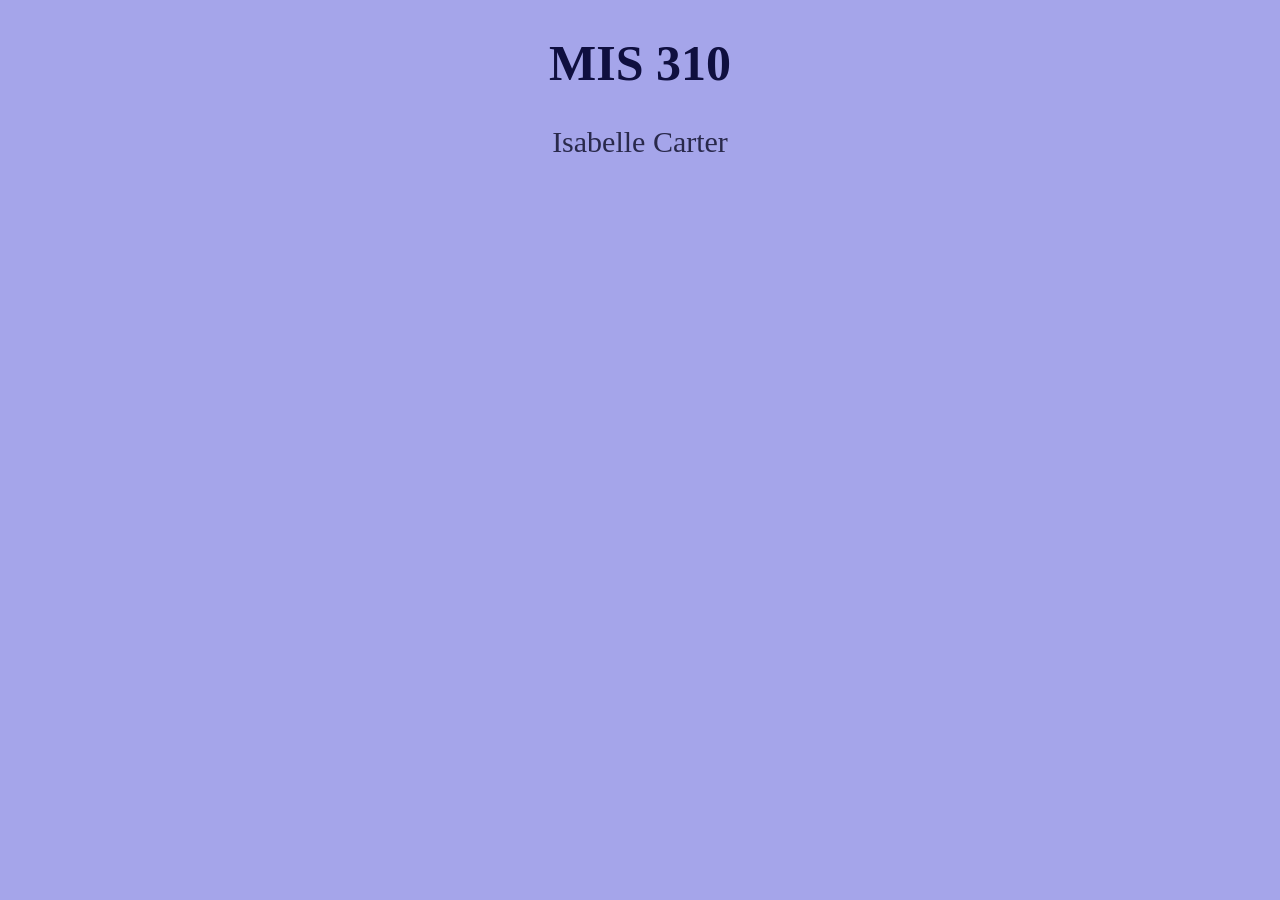
<file: Index.html>
<!DOCTYPE html>
<html lang="en">
    <head>
        <title>MIS 310</title>
            <style>
                body {
                    background-color: rgb(165, 165, 234);
                }
                h1 {
                    color: rgb(15, 15, 63);    
                    text-align: center;
                    font-size: 50px;
                    font-weight: bold;
                }
                p {
                    color: rgb(41, 41, 75);
                    text-align: center;
                    font-size: 30px;
                }
            </style>
    </head>
    <body>
        <h1>MIS 310</h1>
        <p>Isabelle Carter</p>
    </body>
</html>
</file>
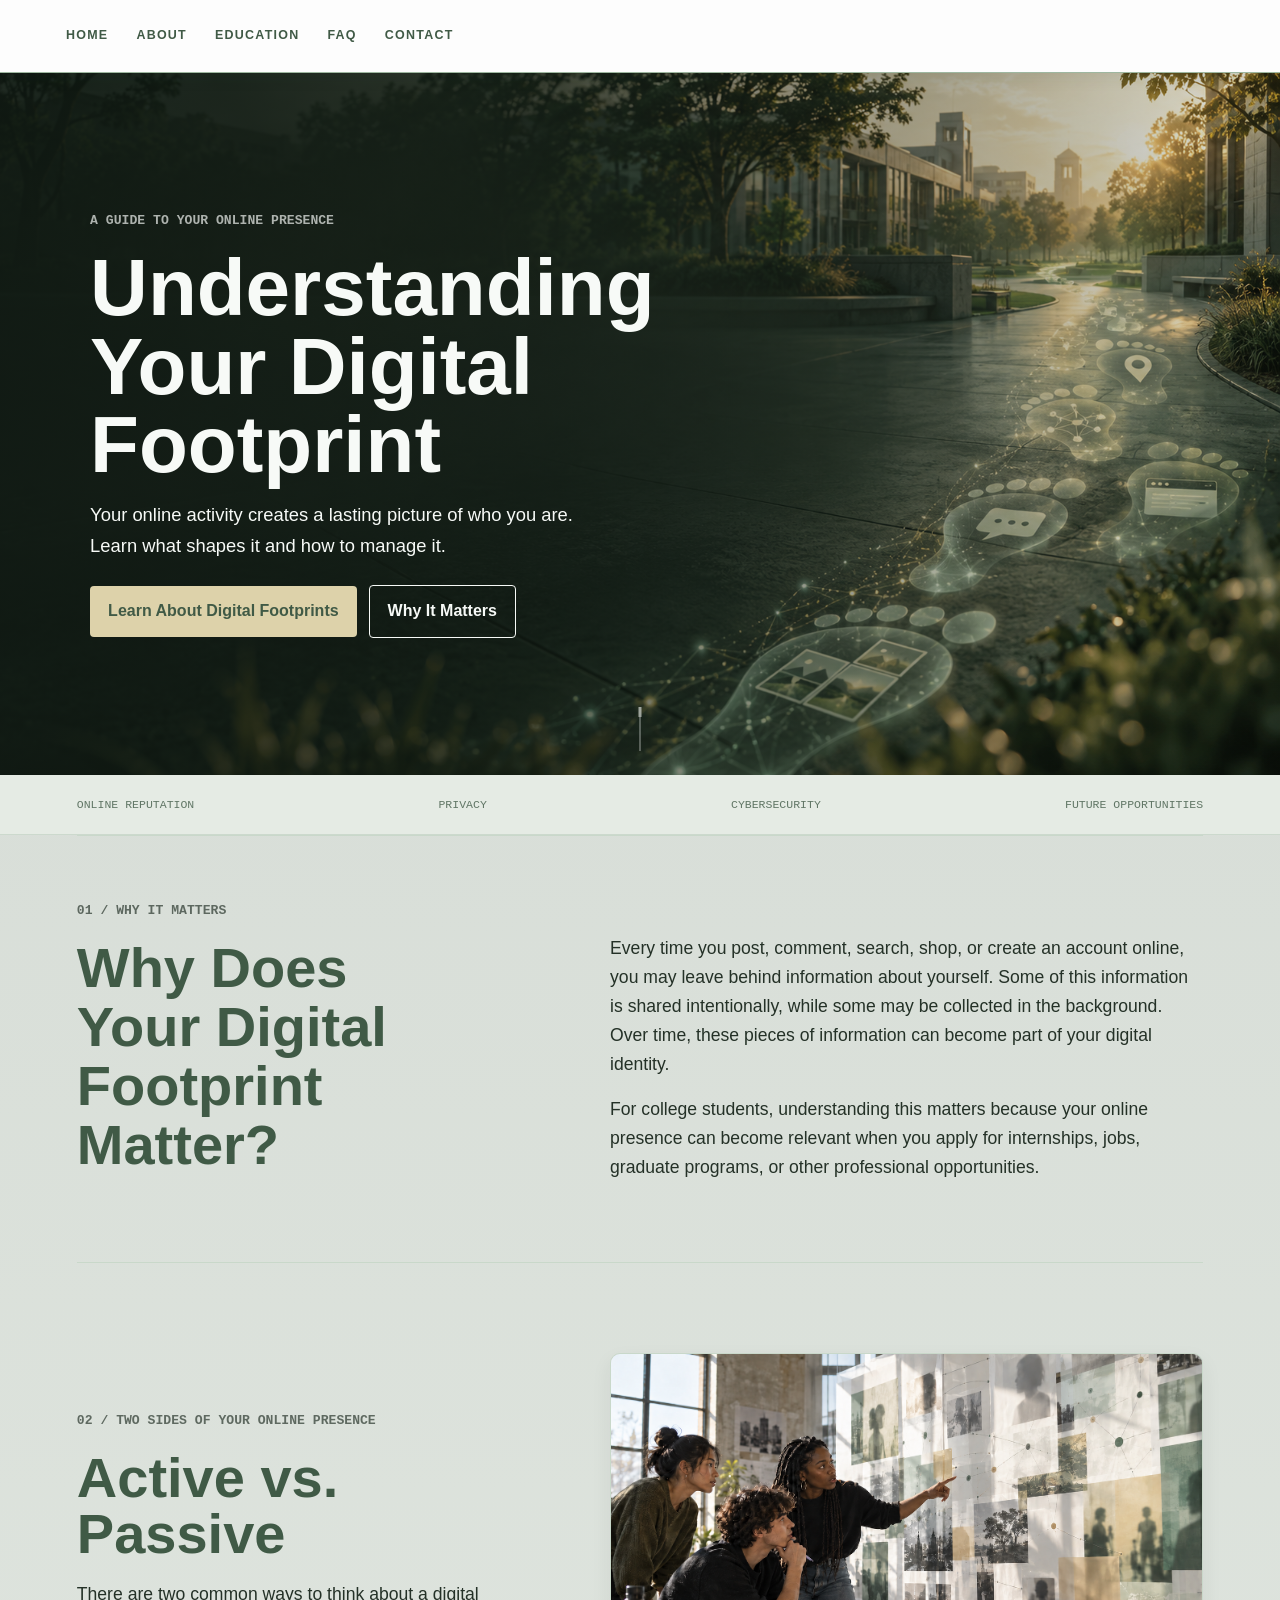
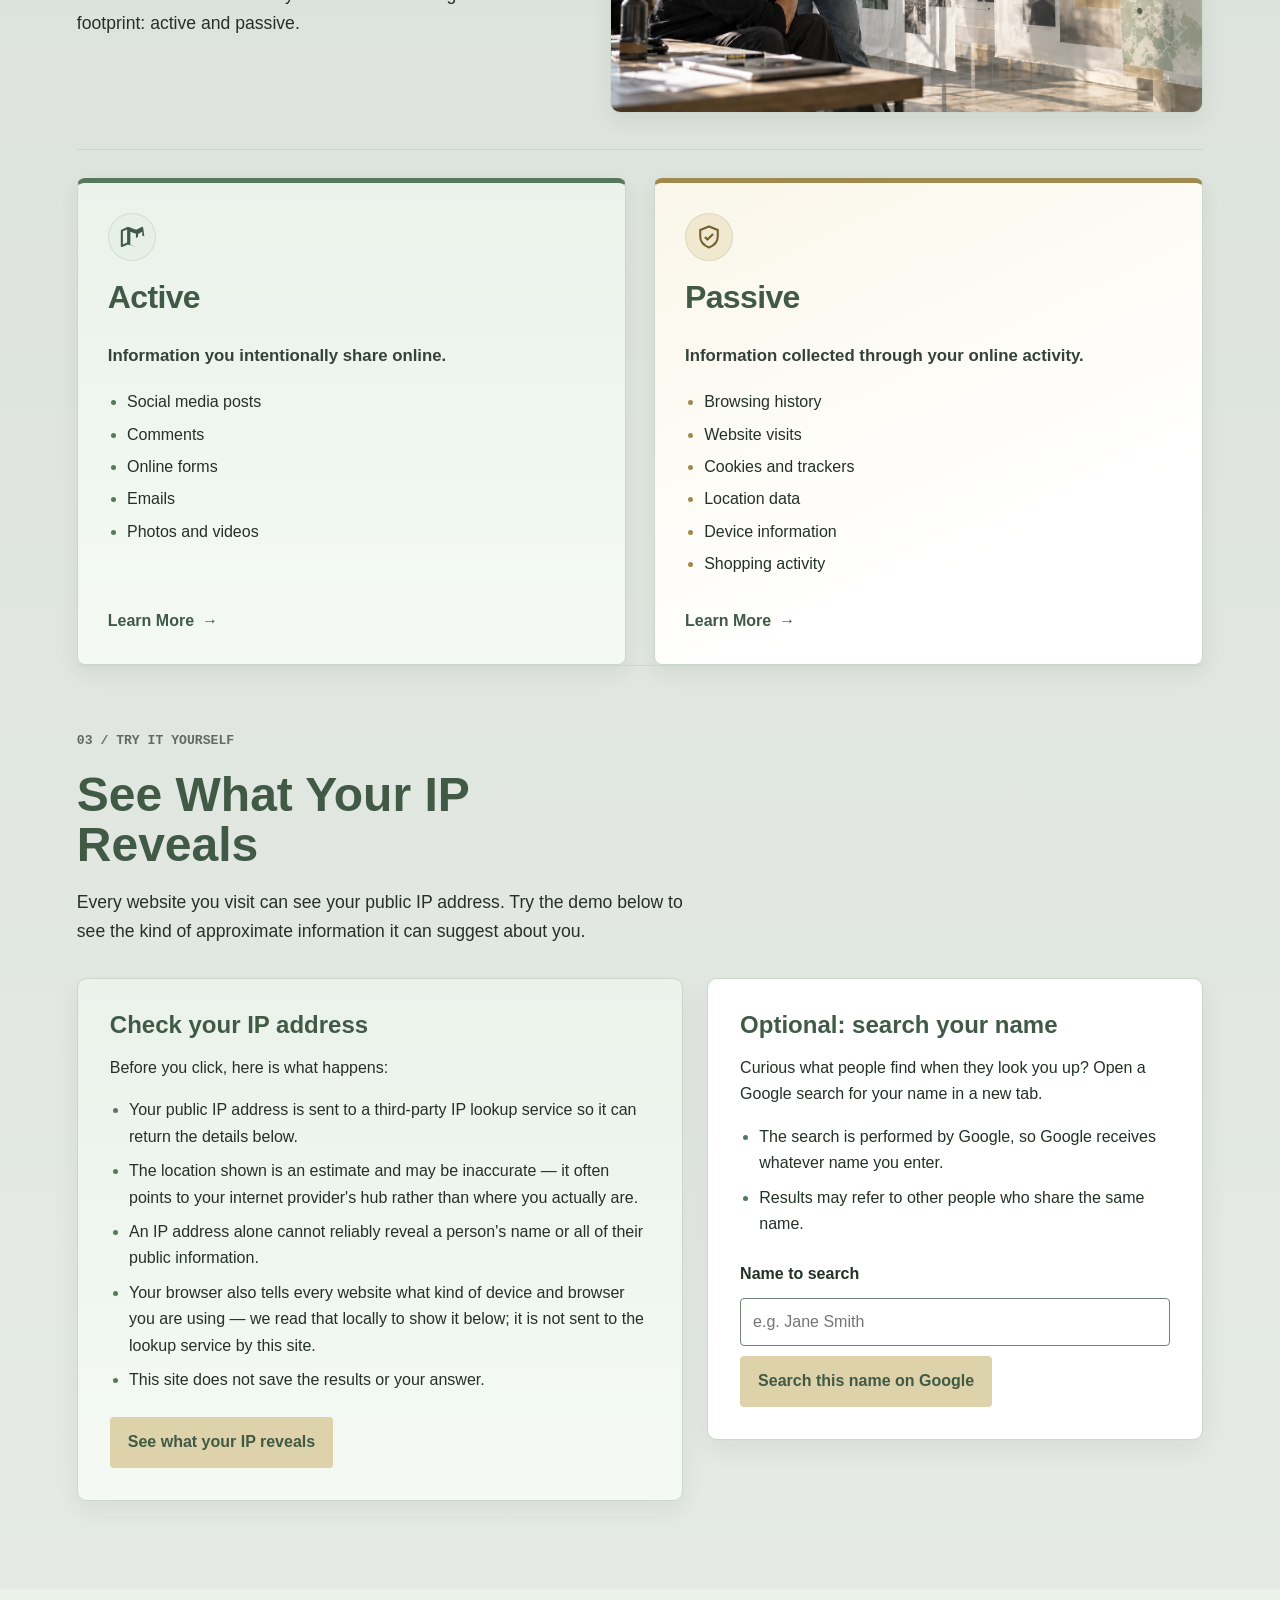
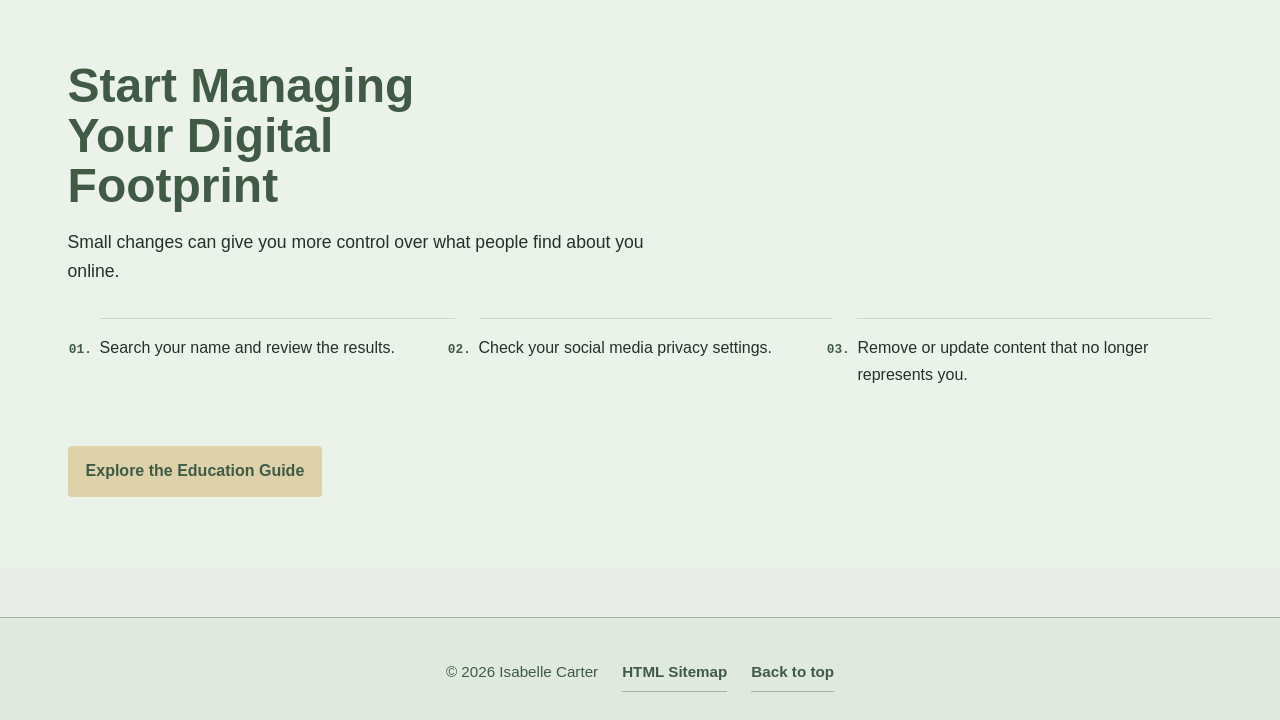
<file: index.html>
<!DOCTYPE html>
<html lang="en">
    <head>
        <meta charset="UTF-8" />
        <meta name="viewport" content="width=device-width, initial-scale=1.0" />
        <title>Understanding Your Digital Footprint</title>
        <link rel="icon" type="image/png" href="images/Laptop-Emblem.png" />
        <link rel="stylesheet" href="style.css" />
        <script>document.documentElement.classList.add("js");</script>
    </head>
    <body id="top" class="home-page">
        <nav class="top-nav">
          <a href="index.html">Home</a>
          <a href="about.html">About</a>
          <a href="education.html">Education</a>
          <a href="faq.html">FAQ</a>
          <a href="contact.html">Contact</a>
        </nav>
        <main>
            <section class="hero">
                <img class="hero-backdrop" src="images/digital-footprint-hero-background.png" alt="">
                <div class="hero-text" data-reveal>
                    <p class="section-index">A GUIDE TO YOUR ONLINE PRESENCE</p>
                    <h1>Understanding Your Digital Footprint</h1>
                    <p>Your online activity creates a lasting picture of who you are. Learn what shapes it and how to manage it.</p>
                    <div class="hero-actions">
                        <a class="cta-button" href="education.html">Learn About Digital Footprints</a>
                        <a class="cta-button cta-secondary" href="#why-it-matters">Why It Matters</a>
                    </div>
                </div>
                <a class="scroll-ind" href="#why-it-matters" aria-label="Scroll to Why It Matters"><span aria-hidden="true"></span></a>
            </section>

            <div class="about-ribbon" aria-label="Topics covered">
                <div class="about-ribbon-track">
                    <div class="about-ribbon-group">
                        <span>ONLINE REPUTATION</span>
                        <span>PRIVACY</span>
                        <span>CYBERSECURITY</span>
                        <span>FUTURE OPPORTUNITIES</span>
                    </div>
                    <div class="about-ribbon-group" aria-hidden="true">
                        <span>ONLINE REPUTATION</span>
                        <span>PRIVACY</span>
                        <span>CYBERSECURITY</span>
                        <span>FUTURE OPPORTUNITIES</span>
                    </div>
                </div>
            </div>

            <section class="info-section" id="why-it-matters" data-reveal>
                <div>
                    <p class="section-index">01 / WHY IT MATTERS</p>
                    <h2>Why Does Your Digital Footprint Matter?</h2>
                </div>
                <div class="info-copy">
                    <p>Every time you post, comment, search, shop, or create an account online, you may leave behind information about yourself. Some of this information is shared intentionally, while some may be collected in the background. Over time, these pieces of information can become part of your digital identity.</p>
                    <p>For college students, understanding this matters because your online presence can become relevant when you apply for internships, jobs, graduate programs, or other professional opportunities.</p>
                </div>
            </section>

            <section class="footprint-section" aria-labelledby="footprint-types-heading">
                <div class="footprint-intro" data-reveal>
                    <div class="footprint-intro-copy">
                        <p class="section-index">02 / TWO SIDES OF YOUR ONLINE PRESENCE</p>
                        <h2 id="footprint-types-heading">Active vs. Passive</h2>
                        <p>There are two common ways to think about a digital footprint: active and passive.</p>
                    </div>
                    <img class="comparison-image" src="images/pointing.png" alt="Person pointing toward digital information">
                </div>
                <div class="footprint-comparison">
                    <article class="card footprint-card" data-reveal>
                        <div class="card-icon" aria-hidden="true">
                            <svg viewBox="0 0 640 512" fill="currentColor"><path d="M576 48c0-8.3-4.3-16-11.3-20.4s-15.9-4.8-23.3-1.1L416.5 88.1 244 29.4c-13.7-4.7-28.7-3.8-41.9 2.3L77.8 90.3C69.4 94.2 64 102.7 64 112l0 352c0 8.2 4.2 15.9 11.1 20.3s15.6 4.9 23.1 1.4l127.3-59.9 167.3 55.8c-1.9-3-3.8-6-5.6-9.1l-104.9-35 0-301.1 128 43.5 0 106.7c13.4-15.6 29.7-28.6 48-38.4l0-62 96-47.4 0 90.1c16.8 1.6 32.9 5.6 48 11.7L576 48zM208 82.1l0 299-96 45.2 0-299 96-45.2z"></path></svg>
                        </div>
                        <h3>Active</h3>
                        <p>Information you intentionally share online.</p>
                        <ul>
                            <li>Social media posts</li>
                            <li>Comments</li>
                            <li>Online forms</li>
                            <li>Emails</li>
                            <li>Photos and videos</li>
                        </ul>
                        <a class="card-link" href="education.html">Learn More <span aria-hidden="true">&rarr;</span></a>
                    </article>

                    <article class="card footprint-card" data-reveal>
                        <div class="card-icon" aria-hidden="true">
                            <svg viewBox="0 0 24 24" fill="none" stroke="currentColor" stroke-width="1.8"><path d="M12 3 4.5 6v5.5c0 4.5 3.1 7.7 7.5 9.5 4.4-1.8 7.5-5 7.5-9.5V6L12 3Z"></path><path d="m8.5 12 2.2 2.2 4.8-4.8"></path></svg>
                        </div>
                        <h3>Passive</h3>
                        <p>Information collected through your online activity.</p>
                        <ul>
                            <li>Browsing history</li>
                            <li>Website visits</li>
                            <li>Cookies and trackers</li>
                            <li>Location data</li>
                            <li>Device information</li>
                            <li>Shopping activity</li>
                        </ul>
                        <a class="card-link" href="education.html">Learn More <span aria-hidden="true">&rarr;</span></a>
                    </article>
                </div>

                <section class="ip-demo" id="ip-demo" aria-labelledby="ip-demo-heading" data-reveal>
                    <div>
                        <p class="section-index">03 / TRY IT YOURSELF</p>
                        <h2 id="ip-demo-heading">See What Your IP Reveals</h2>
                        <p class="ip-demo-lede">Every website you visit can see your public IP address. Try the demo below to see the kind of approximate information it can suggest about you.</p>
                    </div>
                    <div class="ip-demo-grid">
                        <article class="card ip-demo-card">
                            <h3>Check your IP address</h3>
                            <p>Before you click, here is what happens:</p>
                            <ul class="ip-demo-notes">
                                <li>Your public IP address is sent to a third-party IP lookup service so it can return the details below.</li>
                                <li>The location shown is an estimate and may be inaccurate &mdash; it often points to your internet provider's hub rather than where you actually are.</li>
                                <li>An IP address alone cannot reliably reveal a person's name or all of their public information.</li>
                                <li>Your browser also tells every website what kind of device and browser you are using &mdash; we read that locally to show it below; it is not sent to the lookup service by this site.</li>
                                <li>This site does not save the results or your answer.</li>
                            </ul>
                            <button class="cta-button ip-demo-button" id="ip-lookup-button" type="button">See what your IP reveals</button>
                            <p class="ip-status" id="ip-status" role="status" hidden></p>
                            <p class="ip-error" id="ip-error" role="alert" hidden></p>
                            <div class="ip-results" id="ip-results" hidden>
                                <dl>
                                    <dt>IP address</dt>
                                    <dd id="ip-result-ip"></dd>
                                    <dt>City</dt>
                                    <dd id="ip-result-city"></dd>
                                    <dt>State / region</dt>
                                    <dd id="ip-result-region"></dd>
                                    <dt>Postal code</dt>
                                    <dd id="ip-result-postal"></dd>
                                    <dt>Country</dt>
                                    <dd id="ip-result-country"></dd>
                                    <dt>Approx. coordinates</dt>
                                    <dd id="ip-result-coords"></dd>
                                    <dt>Time zone</dt>
                                    <dd id="ip-result-timezone"></dd>
                                    <dt>Network provider</dt>
                                    <dd id="ip-result-network"></dd>
                                    <dt>Network number (ASN)</dt>
                                    <dd id="ip-result-asn"></dd>
                                    <dt>Device type</dt>
                                    <dd id="ip-result-device-type"></dd>
                                    <dt>Operating system</dt>
                                    <dd id="ip-result-os"></dd>
                                    <dt>Browser</dt>
                                    <dd id="ip-result-browser"></dd>
                                </dl>
                                <p class="ip-results-note">These details describe your internet connection and device, not you personally. The coordinates and postal code point to the estimated area of your provider's network &mdash; often miles from your real location &mdash; and the device details are your browser's own description of itself, which can be imprecise.</p>
                                <div class="ip-confirm" id="ip-confirm">
                                    <p class="ip-confirm-question">Is this information correct?</p>
                                    <div class="ip-confirm-buttons">
                                        <button id="ip-confirm-yes" type="button">Yes</button>
                                        <button id="ip-confirm-no" type="button">No</button>
                                    </div>
                                    <p class="ip-confirm-response" id="ip-confirm-response" role="status" hidden></p>
                                </div>
                            </div>
                        </article>
                        <article class="card ip-demo-card">
                            <h3>Optional: search your name</h3>
                            <p>Curious what people find when they look you up? Open a Google search for your name in a new tab.</p>
                            <ul class="ip-demo-notes">
                                <li>The search is performed by Google, so Google receives whatever name you enter.</li>
                                <li>Results may refer to other people who share the same name.</li>
                            </ul>
                            <form class="name-search-form" id="name-search-form" action="https://www.google.com/search" method="get" target="_blank" rel="noopener">
                                <label for="name-search-input">Name to search</label>
                                <input id="name-search-input" name="q" type="text" autocomplete="off" required placeholder="e.g. Jane Smith" />
                                <button class="cta-button ip-demo-button" type="submit">Search this name on Google</button>
                            </form>
                        </article>
                    </div>
                </section>

                <section class="home-cta" aria-labelledby="home-cta-title" data-reveal>
                    <div class="home-cta-inner">
                        <h2 id="home-cta-title">Start Managing Your Digital Footprint</h2>
                        <p>Small changes can give you more control over what people find about you online.</p>
                        <ol class="home-steps">
                            <li>Search your name and review the results.</li>
                            <li>Check your social media privacy settings.</li>
                            <li>Remove or update content that no longer represents you.</li>
                        </ol>
                        <a class="cta-button" href="education.html">Explore the Education Guide</a>
                    </div>
                </section>
            </section>
        </main>

        <footer class="site-footer">
            <p>© 2026 Isabelle Carter</p>
            <a class="footer-link" href="sitemap.html">HTML Sitemap</a>
            <a class="footer-link" href="#top">Back to top</a>
        </footer>
        <script src="script.js"></script>
    </body>
</html>
</file>
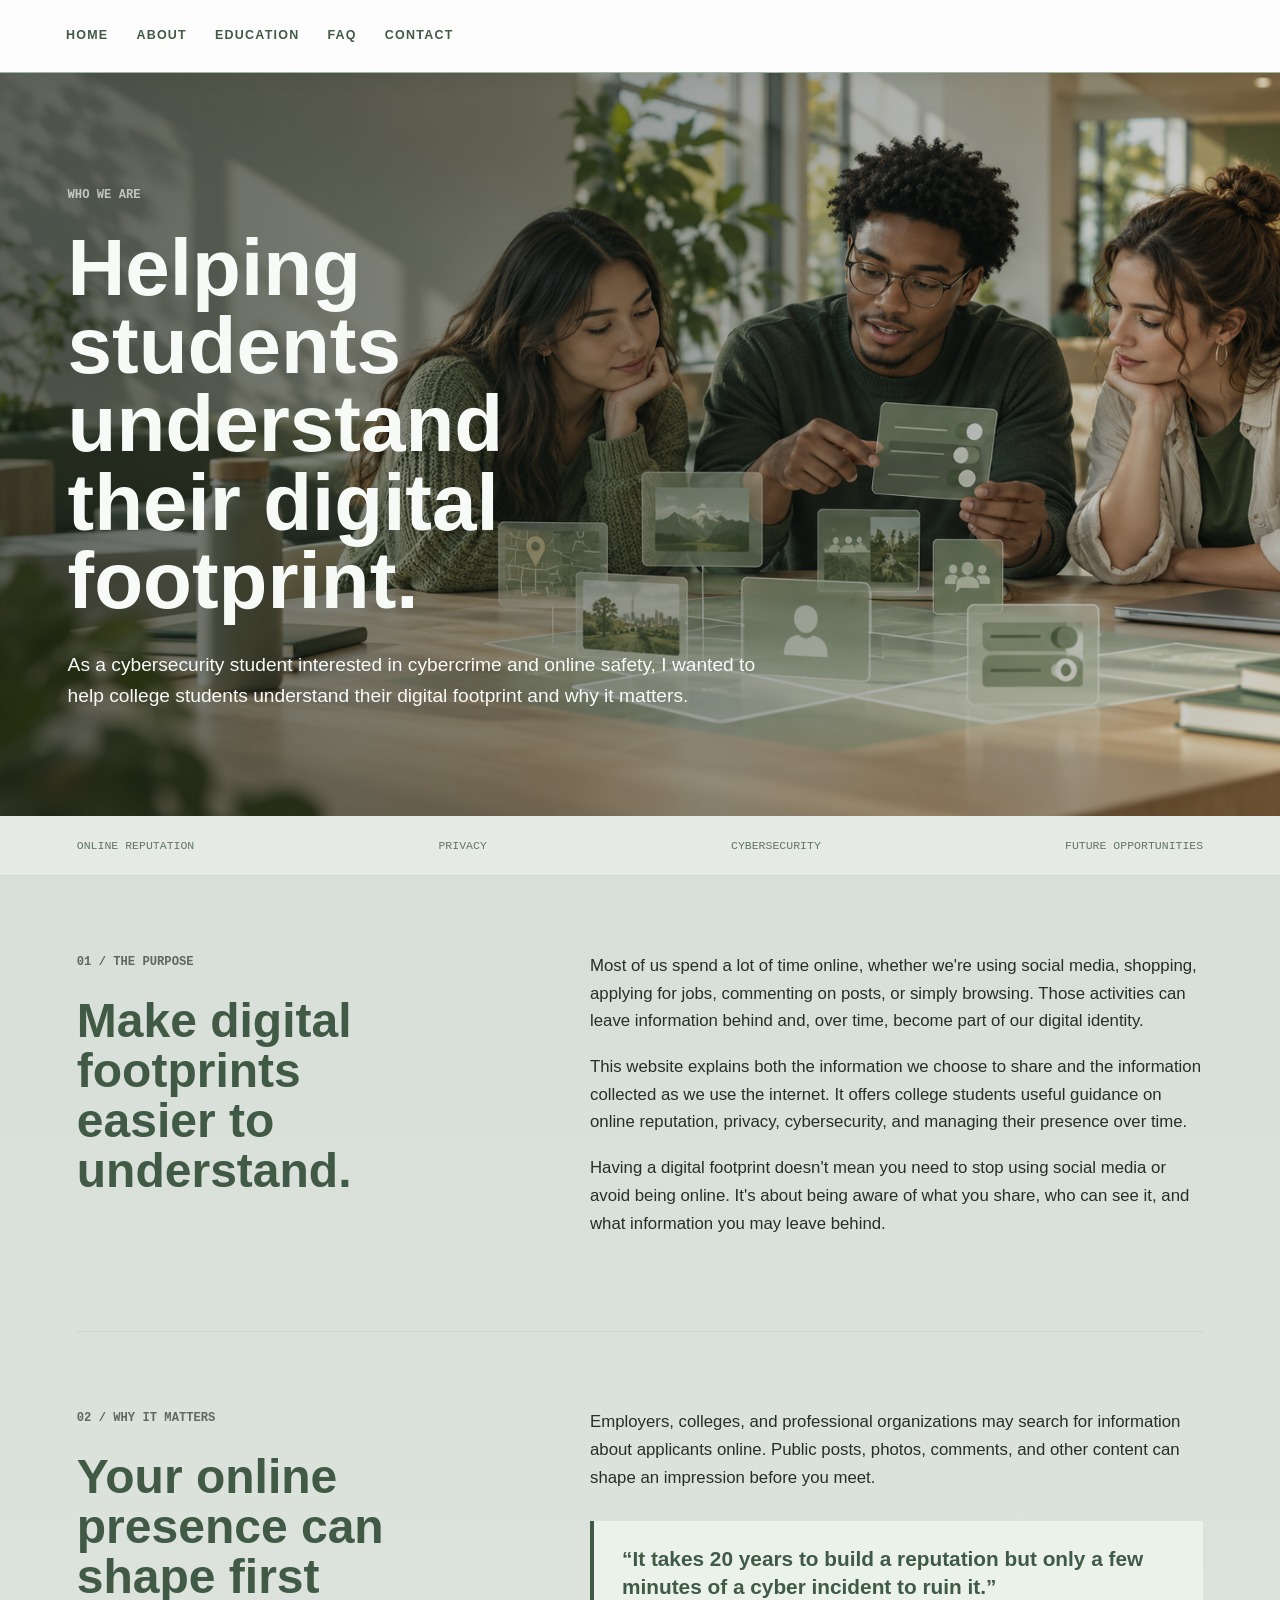
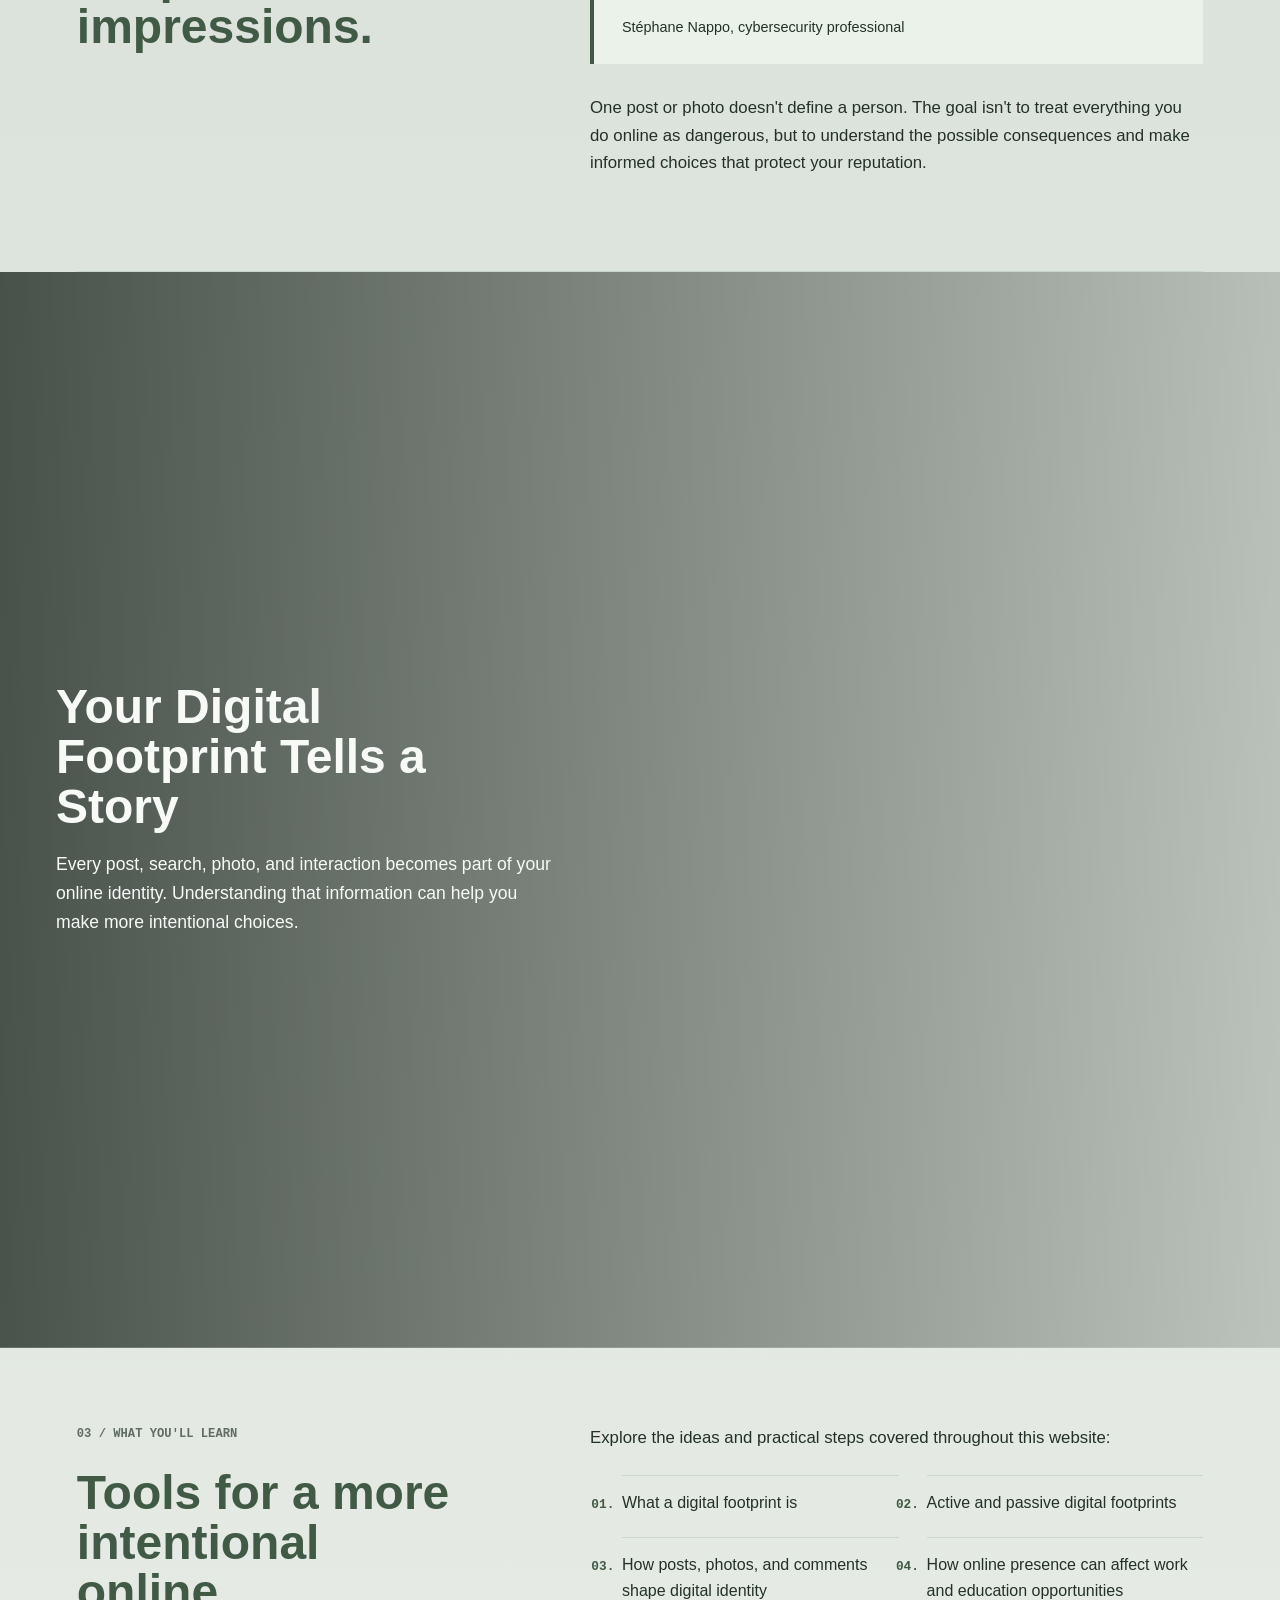
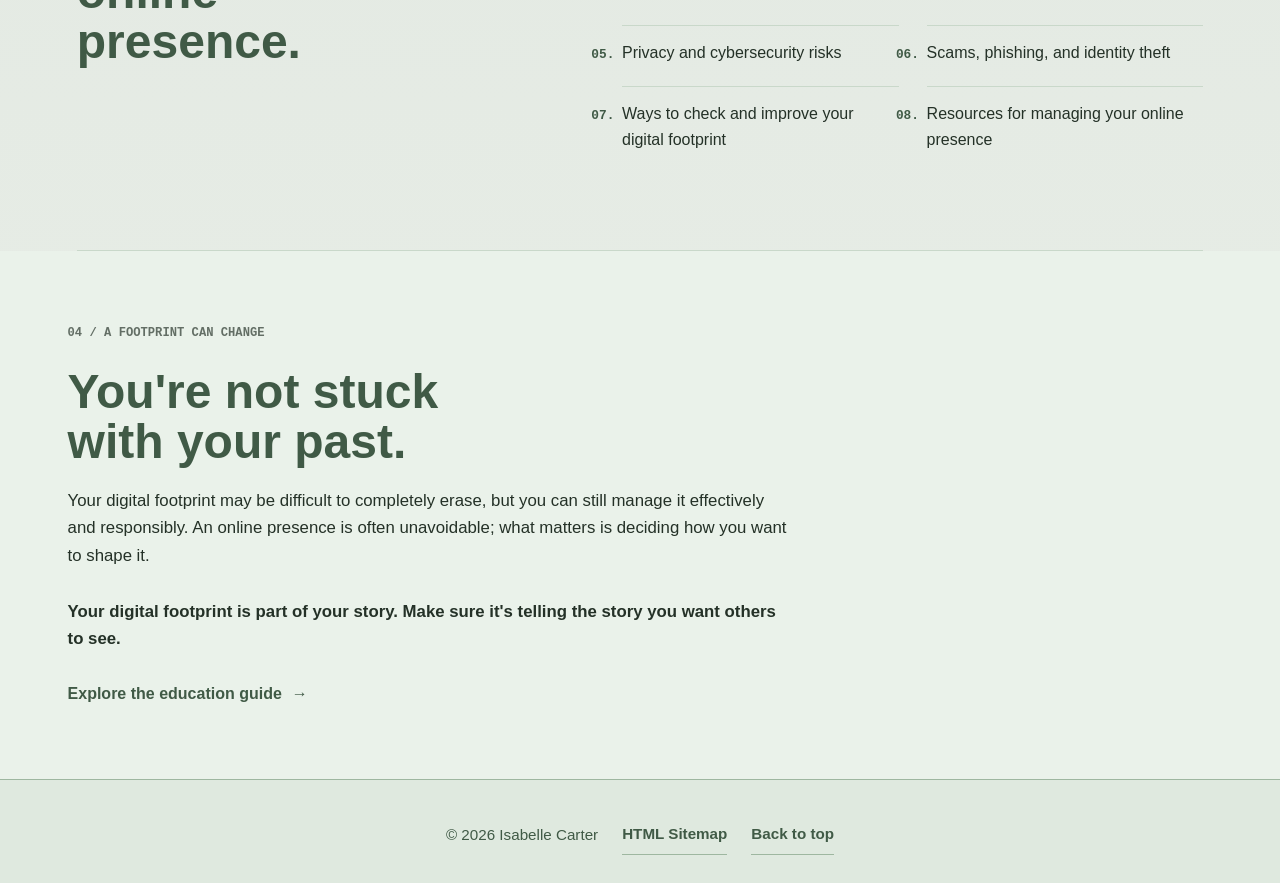
<file: about.html>
<!DOCTYPE html>
<html lang="en">
<head>
  <meta charset="UTF-8" />
  <meta name="viewport" content="width=device-width, initial-scale=1.0" />
  <title>About</title>
  <link rel="icon" type="image/png" href="images/Laptop-Emblem.png" />
  <link rel="stylesheet" href="style.css" />
</head>
<body id="top">
  <nav class="top-nav">
    <a href="index.html">Home</a>
    <a href="about.html">About</a>
    <a href="education.html">Education</a>
    <a href="faq.html">FAQ</a>
    <a href="contact.html">Contact</a>
  </nav>

  <main class="about-page">
    <section class="about-hero">
      <img class="about-banner-image" src="images/about-banner.png" alt="">
      <div class="about-hero-inner">
        <p class="about-eyebrow">WHO WE ARE</p>
        <h1>Helping students understand their digital footprint.</h1>
        <p class="about-lead">As a cybersecurity student interested in cybercrime and online safety, I wanted to help college students understand their digital footprint and why it matters.</p>
      </div>
    </section>

    <div class="about-ribbon" aria-label="Topics covered">
      <div class="about-ribbon-track">
        <div class="about-ribbon-group">
          <span>ONLINE REPUTATION</span>
          <span>PRIVACY</span>
          <span>CYBERSECURITY</span>
          <span>FUTURE OPPORTUNITIES</span>
        </div>
        <div class="about-ribbon-group" aria-hidden="true">
          <span>ONLINE REPUTATION</span>
          <span>PRIVACY</span>
          <span>CYBERSECURITY</span>
          <span>FUTURE OPPORTUNITIES</span>
        </div>
      </div>
    </div>

    <section class="about-slice">
      <div class="about-section-heading">
        <p class="about-eyebrow">01 / THE PURPOSE</p>
        <h2>Make digital footprints easier to understand.</h2>
      </div>
      <div class="about-copy">
        <p>Most of us spend a lot of time online, whether we're using social media, shopping, applying for jobs, commenting on posts, or simply browsing. Those activities can leave information behind and, over time, become part of our digital identity.</p>
        <p>This website explains both the information we choose to share and the information collected as we use the internet. It offers college students useful guidance on online reputation, privacy, cybersecurity, and managing their presence over time.</p>
        <p>Having a digital footprint doesn't mean you need to stop using social media or avoid being online. It's about being aware of what you share, who can see it, and what information you may leave behind.</p>
      </div>
    </section>

    <section class="about-slice">
      <div class="about-section-heading">
        <p class="about-eyebrow">02 / WHY IT MATTERS</p>
        <h2>Your online presence can shape first impressions.</h2>
      </div>
      <div class="about-copy">
        <p>Employers, colleges, and professional organizations may search for information about applicants online. Public posts, photos, comments, and other content can shape an impression before you meet.</p>
        <blockquote class="about-quote">
          <p>“It takes 20 years to build a reputation but only a few minutes of a cyber incident to ruin it.”</p>
          <cite>Stéphane Nappo, cybersecurity professional</cite>
        </blockquote>
        <p>One post or photo doesn't define a person. The goal isn't to treat everything you do online as dangerous, but to understand the possible consequences and make informed choices that protect your reputation.</p>
      </div>
    </section>

    <section class="studio-image" aria-labelledby="studio-image-title">
      <div class="studio-copy">
        <h2 id="studio-image-title">Your Digital Footprint Tells a Story</h2>
        <p>Every post, search, photo, and interaction becomes part of your online identity. Understanding that information can help you make more intentional choices.</p>
      </div>
    </section>

    <section class="about-slice about-learning">
      <div class="about-section-heading">
        <p class="about-eyebrow">03 / WHAT YOU'LL LEARN</p>
        <h2>Tools for a more intentional online presence.</h2>
      </div>
      <div class="about-copy">
        <p>Explore the ideas and practical steps covered throughout this website:</p>
        <ol class="about-learning-list">
          <li><a href="education.html#what-is-a-digital-footprint">What a digital footprint is</a></li>
          <li><a href="education.html#active-and-passive-digital-footprints">Active and passive digital footprints</a></li>
          <li><a href="education.html#active-digital-footprint">How posts, photos, and comments shape digital identity</a></li>
          <li><a href="education.html#employment-opportunities">How online presence can affect work and education opportunities</a></li>
          <li><a href="faq.html#learn-more-about-online-privacy">Privacy and cybersecurity risks</a></li>
          <li><a href="education.html#digital-footprint-security-risks">Scams, phishing, and identity theft</a></li>
          <li><a href="education.html#how-to-manage-your-digital-footprint">Ways to check and improve your digital footprint</a></li>
          <li><a href="faq.html#resources-for-managing-your-digital-footprint">Resources for managing your online presence</a></li>
        </ol>
      </div>
    </section>

    <section class="about-close">
      <div class="about-close-inner">
        <p class="about-eyebrow">04 / A FOOTPRINT CAN CHANGE</p>
        <h2>You're not stuck with your past.</h2>
        <p>Your digital footprint may be difficult to completely erase, but you can still manage it effectively and responsibly. An online presence is often unavoidable; what matters is deciding how you want to shape it.</p>
        <p class="about-signoff">Your digital footprint is part of your story. Make sure it's telling the story you want others to see.</p>
        <a class="about-link" href="education.html">Explore the education guide <span aria-hidden="true">&rarr;</span></a>
      </div>
    </section>
  </main>

  <footer class="site-footer">
    <p>© 2026 Isabelle Carter</p>
    <a class="footer-link" href="sitemap.html">HTML Sitemap</a>
    <a class="footer-link" href="#top">Back to top</a>
  </footer>
</body>
</html>
</file>
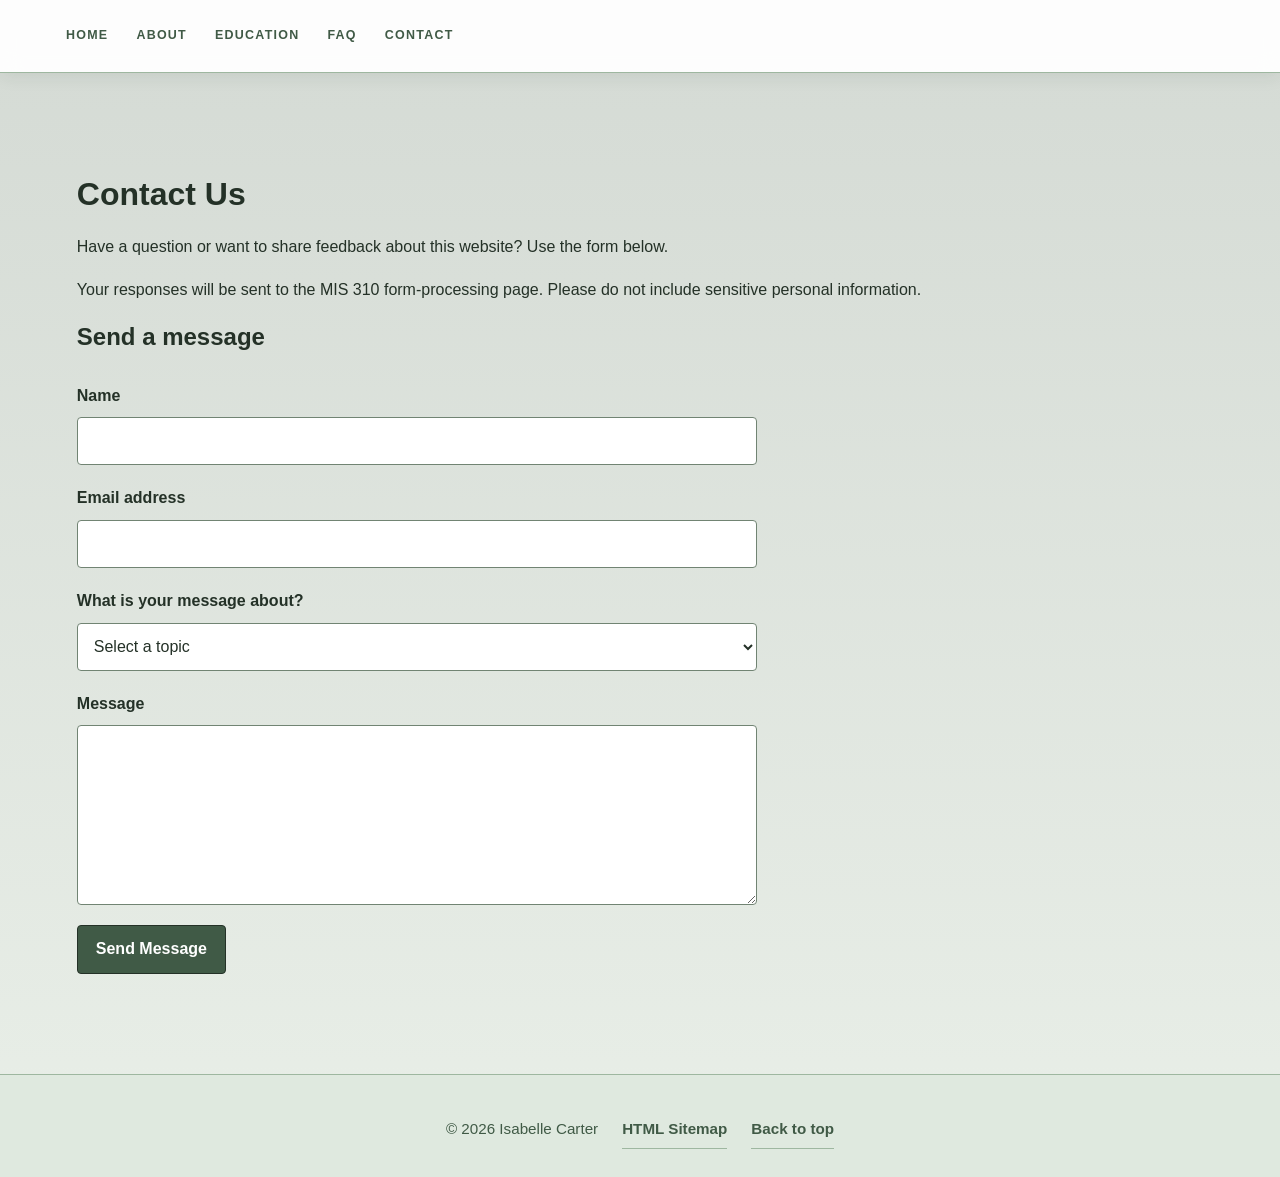
<file: contact.html>
<!DOCTYPE html>
<html lang="en">
<head>
	<meta charset="UTF-8" />
	<meta name="viewport" content="width=device-width, initial-scale=1.0" />
	<title>Contact</title>
	<link rel="icon" type="image/png" href="images/Laptop-Emblem.png" />
	<link rel="stylesheet" href="style.css" />
</head>
<body id="top">
	<nav class="top-nav">
		<a href="index.html">Home</a>
		<a href="about.html">About</a>
		<a href="education.html">Education</a>
		<a href="faq.html">FAQ</a>
		<a href="contact.html">Contact</a>
	</nav>

	<main>
		<h1>Contact Us</h1>
		<p>Have a question or want to share feedback about this website? Use the form below.</p>
		<p id="form-note">Your responses will be sent to the MIS 310 form-processing page. Please do not include sensitive personal information.</p>
		<h2 id="contact-form-heading">Send a message</h2>

		<form class="contact-form" action="https://miswebapps.uncw.edu/mis310/form-submit.aspx" method="post" aria-labelledby="contact-form-heading" aria-describedby="form-note">
			<div class="contact-form-field">
				<label for="name">Name</label>
				<input type="text" id="name" name="name" autocomplete="name" required />
			</div>

			<div class="contact-form-field">
				<label for="email">Email address</label>
				<input type="email" id="email" name="email" autocomplete="email" required />
			</div>

			<div class="contact-form-field">
				<label for="topic">What is your message about?</label>
				<select id="topic" name="topic" required>
					<option value="" selected disabled>Select a topic</option>
					<option value="question">Question about the site</option>
					<option value="feedback">Website feedback</option>
					<option value="accessibility">Accessibility feedback</option>
					<option value="other">Other</option>
				</select>
			</div>

			<div class="contact-form-field">
				<label for="message">Message</label>
				<textarea id="message" name="message" rows="6" maxlength="1000" required></textarea>
			</div>

			<button type="submit">Send Message</button>
		</form>
	</main>

	<footer class="site-footer">
		<p>© 2026 Isabelle Carter</p>
		<a class="footer-link" href="sitemap.html">HTML Sitemap</a>
		<a class="footer-link" href="#top">Back to top</a>
	</footer>
</body>
</html>
</file>
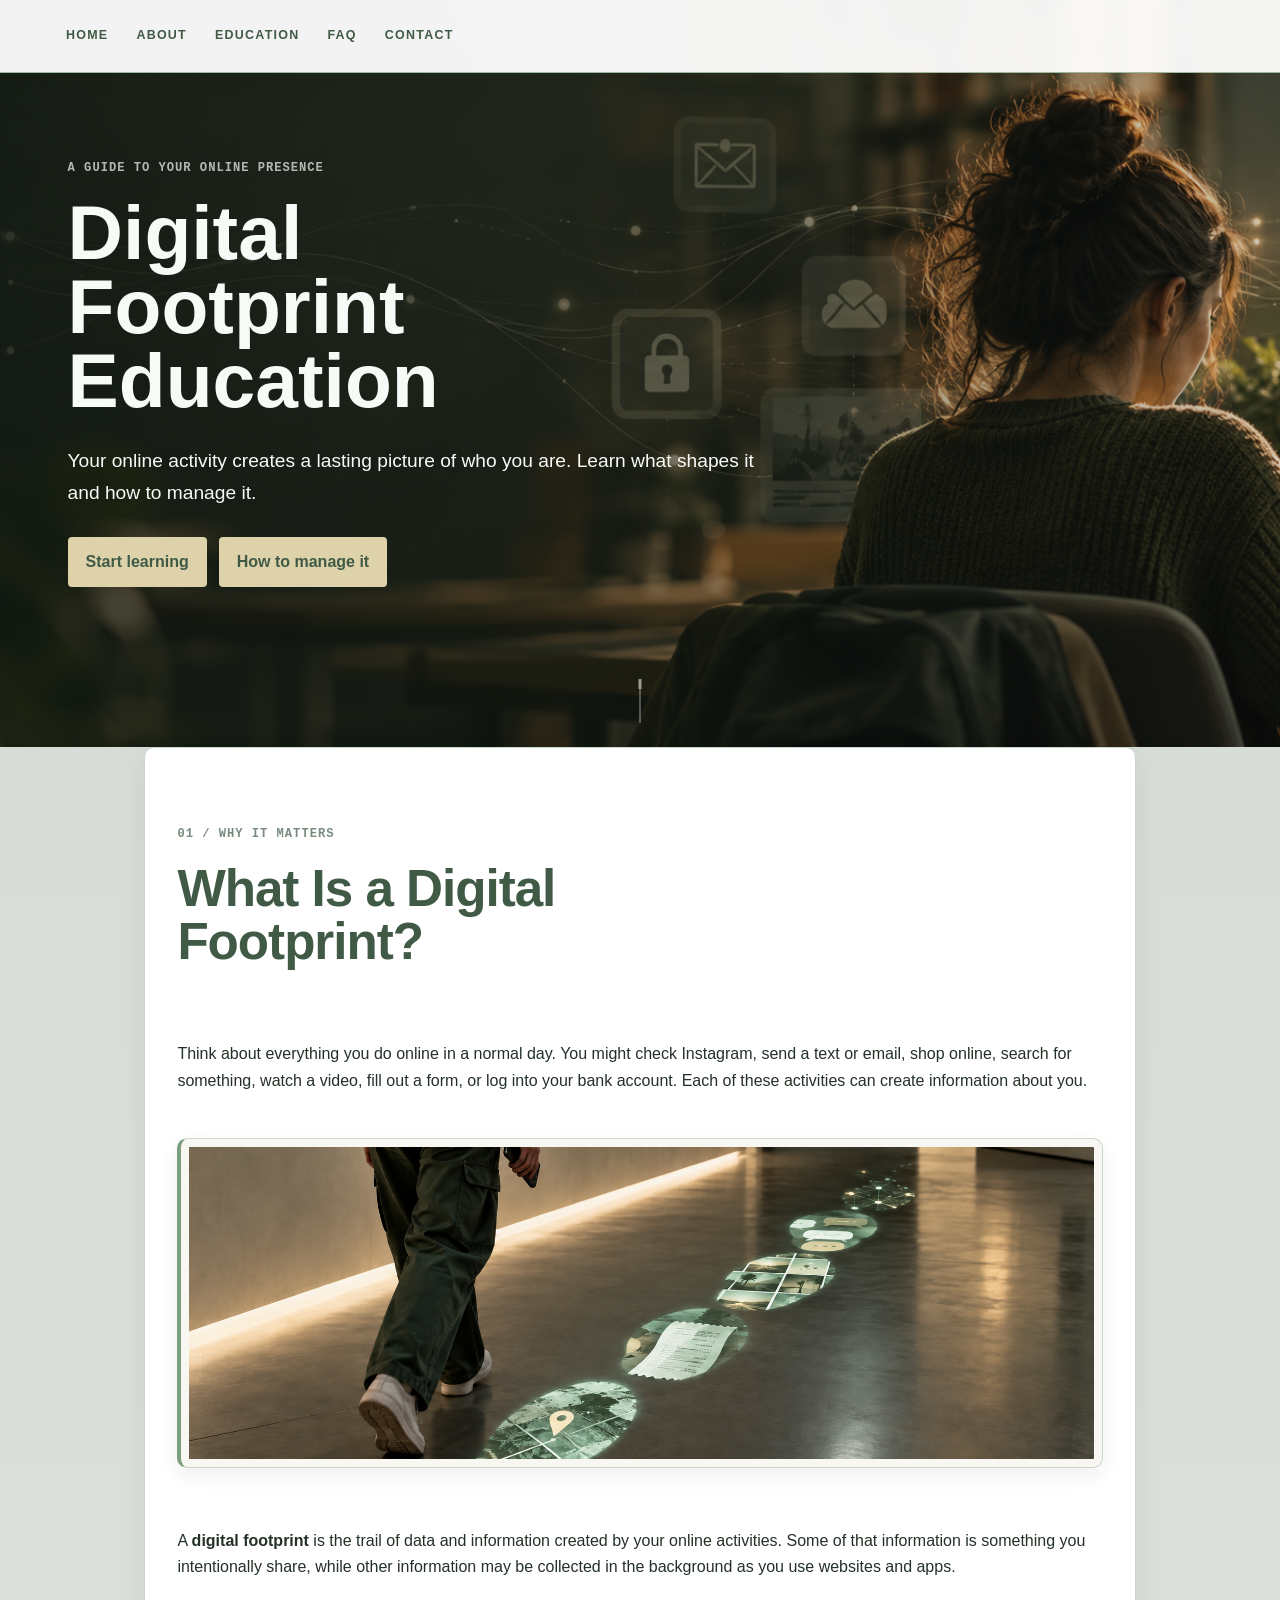
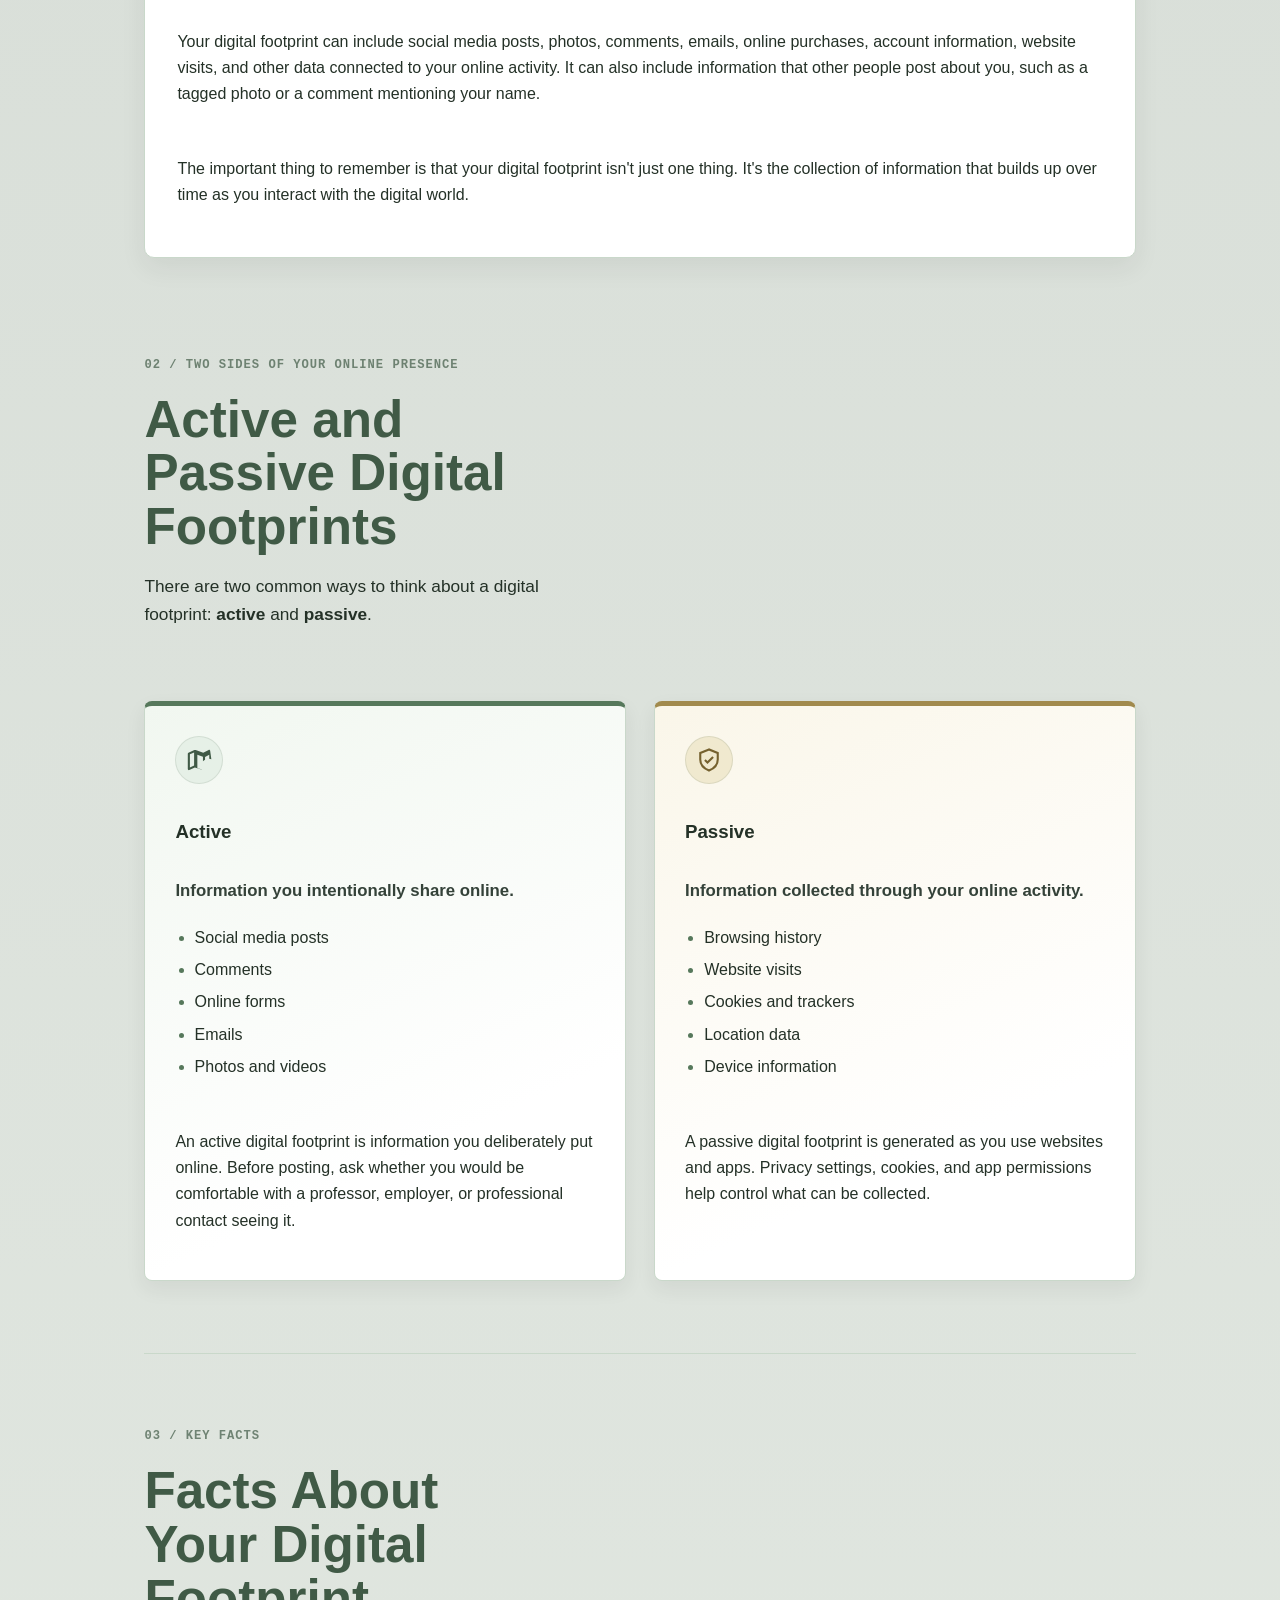
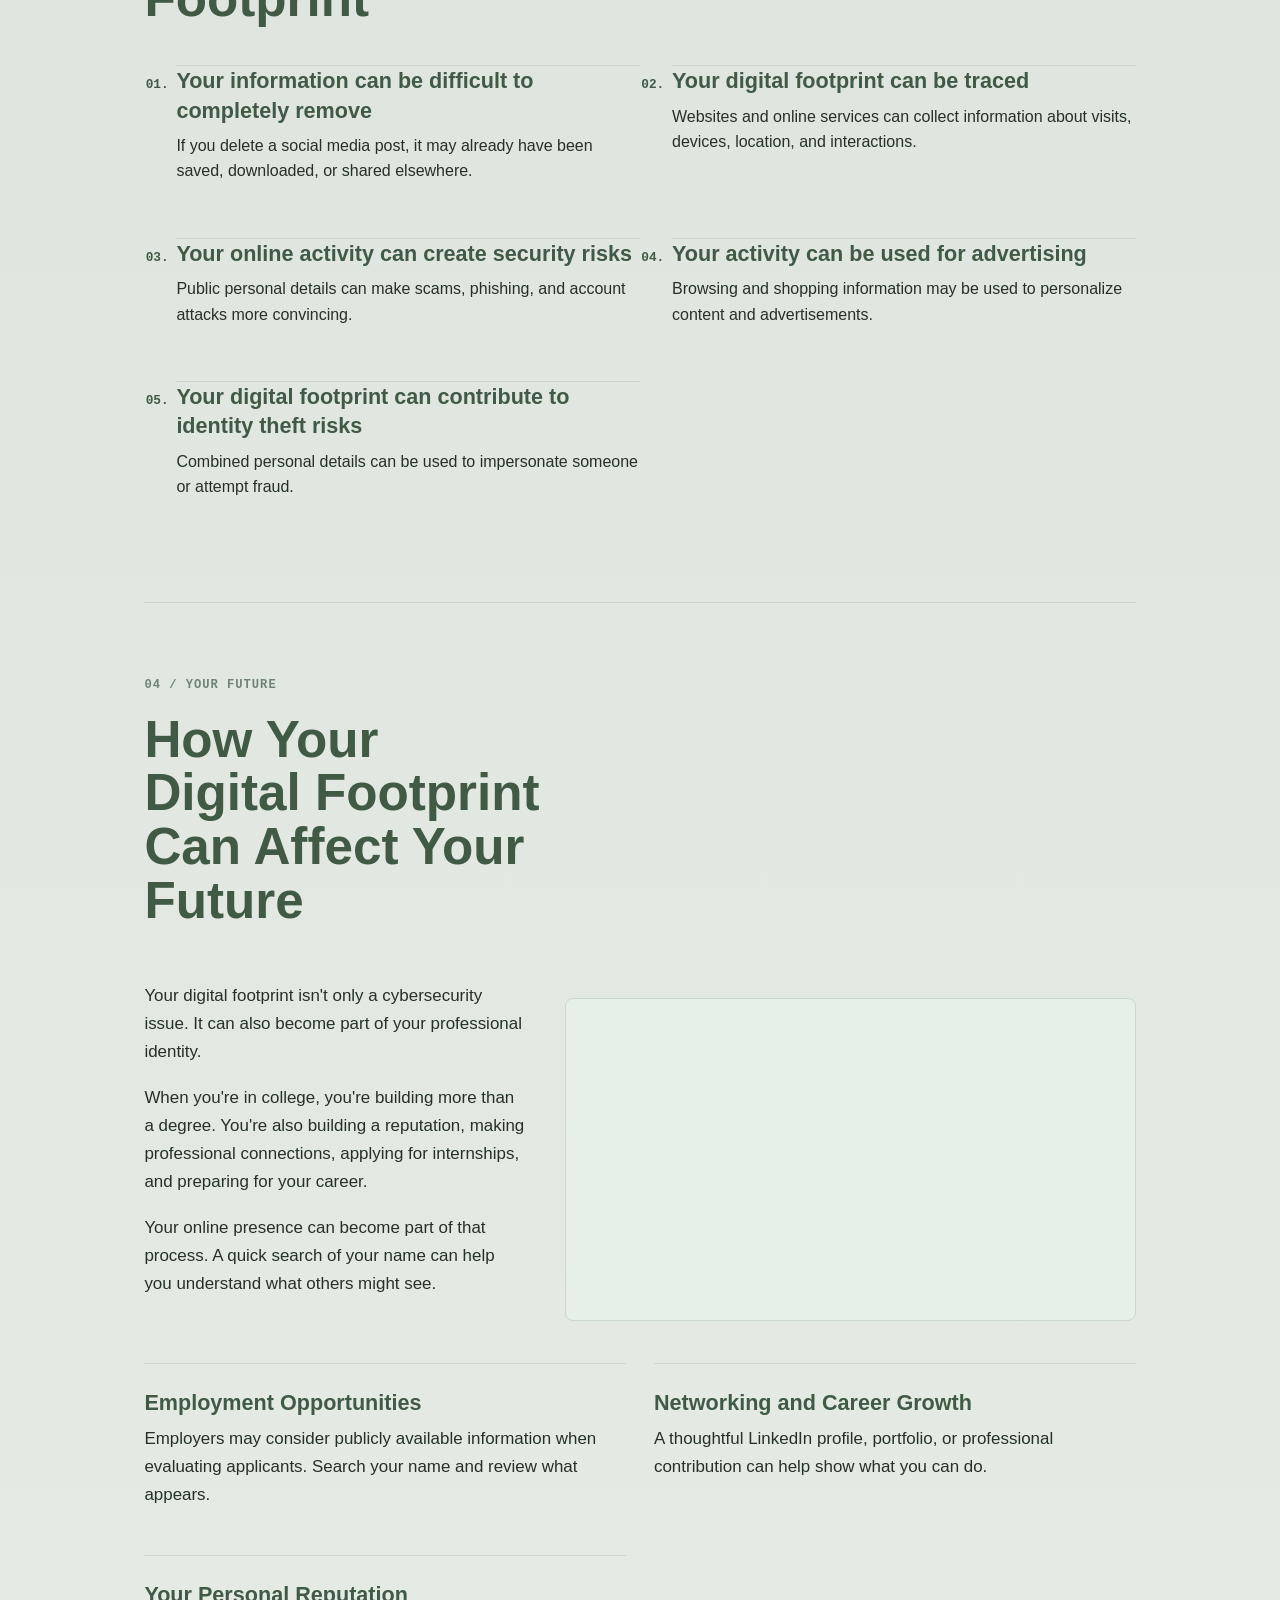
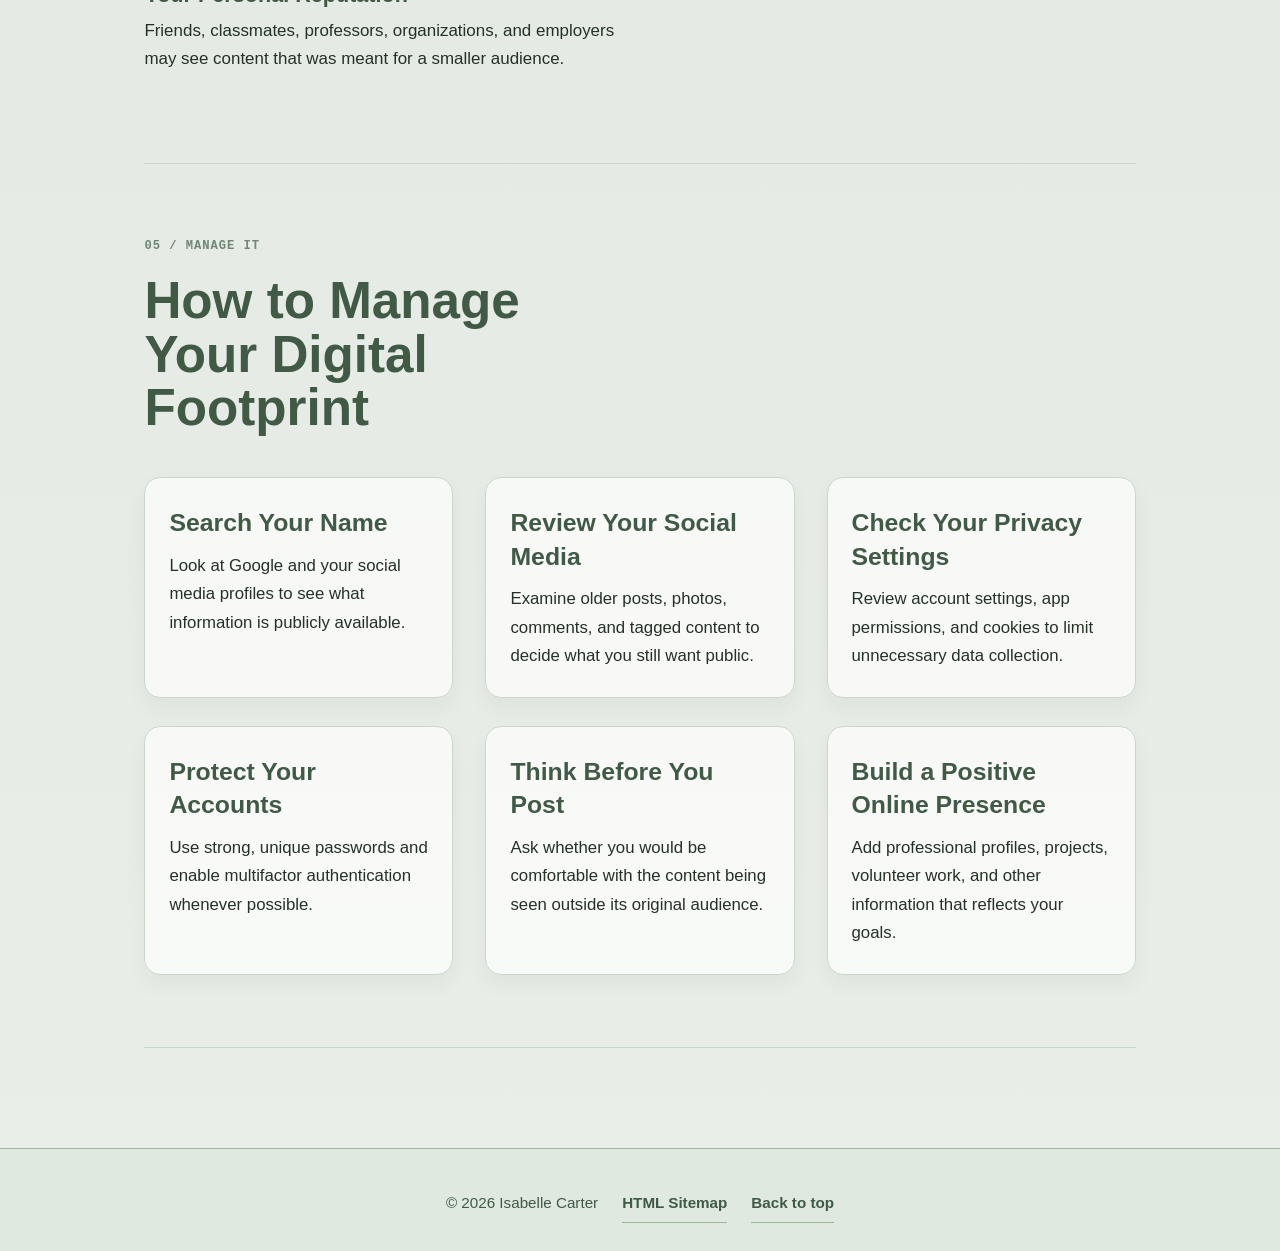
<file: education.html>
<!DOCTYPE html>
<html lang="en">
<head>
  <meta charset="UTF-8" />
  <meta name="viewport" content="width=device-width, initial-scale=1.0" />
  <title>Digital Footprint Education</title>
  <link rel="icon" type="image/png" href="images/Laptop-Emblem.png" />
  <link rel="stylesheet" href="style.css" />
  <script>document.documentElement.classList.add("js");</script>
</head>
<body id="top" class="education-page">
  <nav class="top-nav">
    <a href="index.html">Home</a>
    <a href="about.html">About</a>
    <a href="education.html">Education</a>
    <a href="faq.html">FAQ</a>
    <a href="contact.html">Contact</a>
  </nav>

  <main>
    <section class="education-hero" data-reveal>
      <img class="education-hero-backdrop" src="images/study-time.png" alt="">
      <div class="education-hero-inner">
        <p class="section-index">A guide to your online presence</p>
        <h1>Digital Footprint Education</h1>
        <p class="education-lead">Your online activity creates a lasting picture of who you are. Learn what shapes it and how to manage it.</p>
        <div class="hero-actions">
          <a class="cta-button" href="#what-is-a-digital-footprint">Start learning</a>
          <a class="cta-button cta-secondary" href="#how-to-manage-your-digital-footprint">How to manage it</a>
        </div>
      </div>
      <a class="scroll-ind" href="#what-is-a-digital-footprint" aria-label="Scroll to Digital Footprint Education"><span aria-hidden="true"></span></a>
    </section>

    <div class="content-card education-section" data-reveal>
      <div class="education-section-heading">
        <p class="section-index">01 / why it matters</p>
        <h2 id="what-is-a-digital-footprint">What Is a Digital Footprint?</h2>
      </div>
      <p>Think about everything you do online in a normal day. You might check Instagram, send a text or email, shop online, search for something, watch a video, fill out a form, or log into your bank account. Each of these activities can create information about you.</p>

      <img class="education-image" src="images/digital-footprint-trail.png" alt="Person walking along a trail of digital information">
      <p>A <strong>digital footprint</strong> is the trail of data and information created by your online activities. Some of that information is something you intentionally share, while other information may be collected in the background as you use websites and apps.</p>

      <p>Your digital footprint can include social media posts, photos, comments, emails, online purchases, account information, website visits, and other data connected to your online activity. It can also include information that other people post about you, such as a tagged photo or a comment mentioning your name.</p>

      <p>The important thing to remember is that your digital footprint isn't just one thing. It's the collection of information that builds up over time as you interact with the digital world.</p>
    </div>

    <section class="education-section education-section-alt" id="active-and-passive-digital-footprints" data-reveal>
      <div class="education-section-heading">
        <p class="section-index">02 / two sides of your online presence</p>
        <h2>Active and Passive Digital Footprints</h2>
        <p>There are two common ways to think about a digital footprint: <strong>active</strong> and <strong>passive</strong>.</p>
      </div>
      <div class="education-type-grid">
        <article class="card education-card" data-reveal>
          <div class="card-icon" aria-hidden="true"><svg viewBox="0 0 640 512" fill="currentColor"><path d="M576 48c0-8.3-4.3-16-11.3-20.4s-15.9-4.8-23.3-1.1L416.5 88.1 244 29.4c-13.7-4.7-28.7-3.8-41.9 2.3L77.8 90.3C69.4 94.2 64 102.7 64 112l0 352c0 8.2 4.2 15.9 11.1 20.3s15.6 4.9 23.1 1.4l127.3-59.9 167.3 55.8c-1.9-3-3.8-6-5.6-9.1l-104.9-35 0-301.1 128 43.5 0 106.7c13.4-15.6 29.7-28.6 48-38.4l0-62 96-47.4 0 90.1c16.8 1.6 32.9 5.6 48 11.7L576 48zM208 82.1l0 299-96 45.2 0-299 96-45.2z"></path></svg></div>
          <h3 id="active-digital-footprint">Active</h3>
          <p>Information you intentionally share online.</p>
          <ul>
            <li>Social media posts</li>
            <li>Comments</li>
            <li>Online forms</li>
            <li>Emails</li>
            <li>Photos and videos</li>
          </ul>
          <p class="education-card-copy">An active digital footprint is information you deliberately put online. Before posting, ask whether you would be comfortable with a professor, employer, or professional contact seeing it.</p>
        </article>
        <article class="card education-card education-card-alt" data-reveal>
          <div class="card-icon" aria-hidden="true"><svg viewBox="0 0 24 24" fill="none" stroke="currentColor" stroke-width="1.8"><path d="M12 3 4.5 6v5.5c0 4.5 3.1 7.7 7.5 9.5 4.4-1.8 7.5-5 7.5-9.5V6L12 3Z"></path><path d="m8.5 12 2.2 2.2 4.8-4.8"></path></svg></div>
          <h3>Passive</h3>
          <p>Information collected through your online activity.</p>
          <ul>
            <li>Browsing history</li>
            <li>Website visits</li>
            <li>Cookies and trackers</li>
            <li>Location data</li>
            <li>Device information</li>
          </ul>
          <p class="education-card-copy">A passive digital footprint is generated as you use websites and apps. Privacy settings, cookies, and app permissions help control what can be collected.</p>
        </article>
      </div>
    </section>

    <section class="education-facts" data-reveal>
      <div class="education-section-heading">
        <p class="section-index">03 / key facts</p>
        <h2>Facts About Your Digital Footprint</h2>
      </div>
      <ol class="education-facts-list">
        <li><h3>Your information can be difficult to completely remove</h3><p>If you delete a social media post, it may already have been saved, downloaded, or shared elsewhere.</p></li>
        <li><h3>Your digital footprint can be traced</h3><p>Websites and online services can collect information about visits, devices, location, and interactions.</p></li>
        <li id="digital-footprint-security-risks"><h3>Your online activity can create security risks</h3><p>Public personal details can make scams, phishing, and account attacks more convincing.</p></li>
        <li><h3>Your activity can be used for advertising</h3><p>Browsing and shopping information may be used to personalize content and advertisements.</p></li>
        <li><h3>Your digital footprint can contribute to identity theft risks</h3><p>Combined personal details can be used to impersonate someone or attempt fraud.</p></li>
      </ol>
    </section>

    <section class="education-future" data-reveal>
      <div class="education-section-heading">
        <p class="section-index">04 / your future</p>
        <h2>How Your Digital Footprint Can Affect Your Future</h2>
      </div>
      <div class="education-future-grid">
        <div class="education-future-copy">
          <p>Your digital footprint isn't only a cybersecurity issue. It can also become part of your professional identity.</p>
          <p>When you're in college, you're building more than a degree. You're also building a reputation, making professional connections, applying for internships, and preparing for your career.</p>
          <p>Your online presence can become part of that process. A quick search of your name can help you understand what others might see.</p>
        </div>
        <div class="video-container">
          <iframe src="https://www.youtube.com/embed/Ro_LlRg8rGg" title="Digital Footprint video" allow="accelerometer; autoplay; clipboard-write; encrypted-media; gyroscope; picture-in-picture; web-share" allowfullscreen></iframe>
        </div>
      </div>
      <div class="education-impact-grid">
        <article class="education-impact" data-reveal>
          <h3 id="employment-opportunities">Employment Opportunities</h3>
          <p>Employers may consider publicly available information when evaluating applicants. Search your name and review what appears.</p>
        </article>
        <article class="education-impact" data-reveal>
          <h3>Networking and Career Growth</h3>
          <p>A thoughtful LinkedIn profile, portfolio, or professional contribution can help show what you can do.</p>
        </article>
        <article class="education-impact" data-reveal>
          <h3>Your Personal Reputation</h3>
          <p>Friends, classmates, professors, organizations, and employers may see content that was meant for a smaller audience.</p>
        </article>
      </div>
    </section>

    <section class="education-manage" id="how-to-manage-your-digital-footprint" data-reveal>
      <div class="education-section-heading">
        <p class="section-index">05 / manage it</p>
        <h2>How to Manage Your Digital Footprint</h2>
      </div>
      <div class="education-manage-grid">
        <article class="education-step" data-reveal><h3>Search Your Name</h3><p>Look at Google and your social media profiles to see what information is publicly available.</p></article>
        <article class="education-step" data-reveal><h3>Review Your Social Media</h3><p>Examine older posts, photos, comments, and tagged content to decide what you still want public.</p></article>
        <article class="education-step" data-reveal><h3>Check Your Privacy Settings</h3><p>Review account settings, app permissions, and cookies to limit unnecessary data collection.</p></article>
        <article class="education-step" data-reveal><h3>Protect Your Accounts</h3><p>Use strong, unique passwords and enable multifactor authentication whenever possible.</p></article>
        <article class="education-step" data-reveal><h3>Think Before You Post</h3><p>Ask whether you would be comfortable with the content being seen outside its original audience.</p></article>
        <article class="education-step" data-reveal><h3>Build a Positive Online Presence</h3><p>Add professional profiles, projects, volunteer work, and other information that reflects your goals.</p></article>
      </div>
    </section>
  </main>

  <footer class="site-footer">
    <p>© 2026 Isabelle Carter</p>
    <a class="footer-link" href="sitemap.html">HTML Sitemap</a>
    <a class="footer-link" href="#top">Back to top</a>
  </footer>
  <script src="script.js"></script>
</body>
</html>
</file>
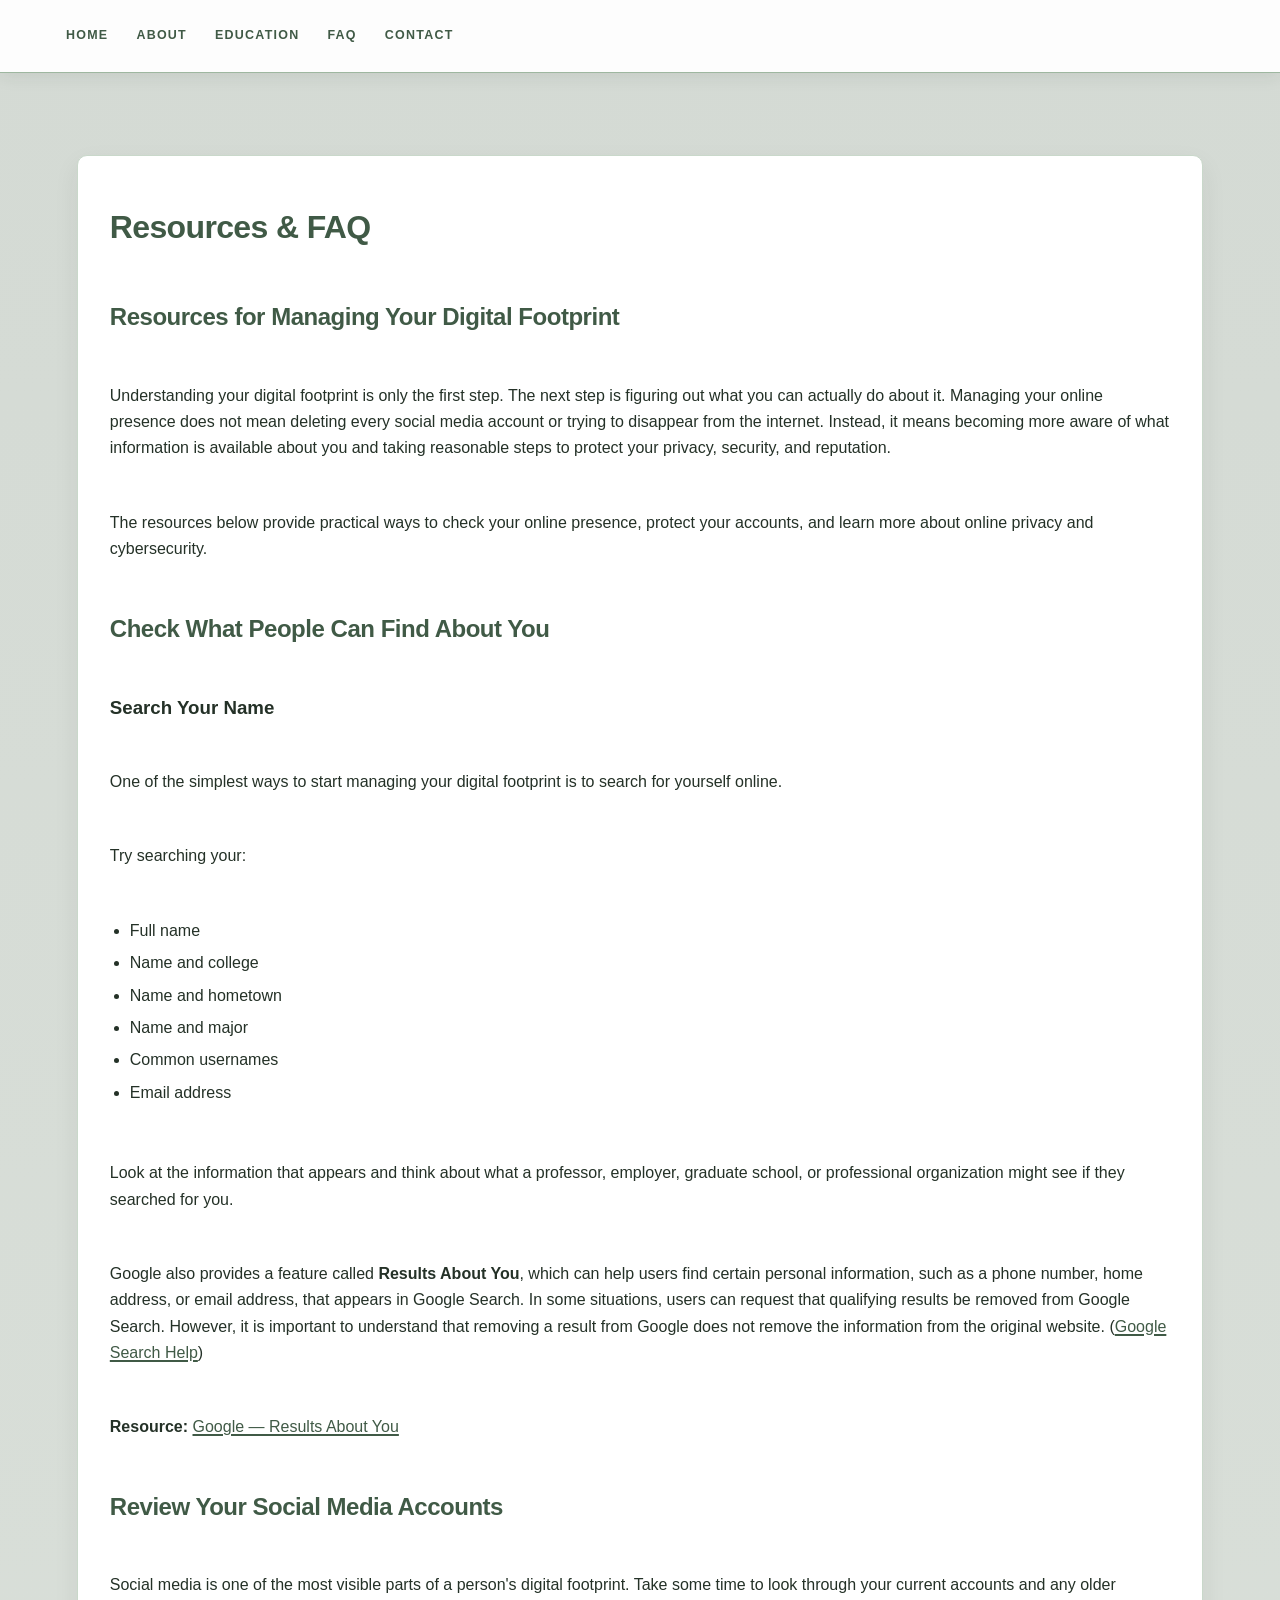
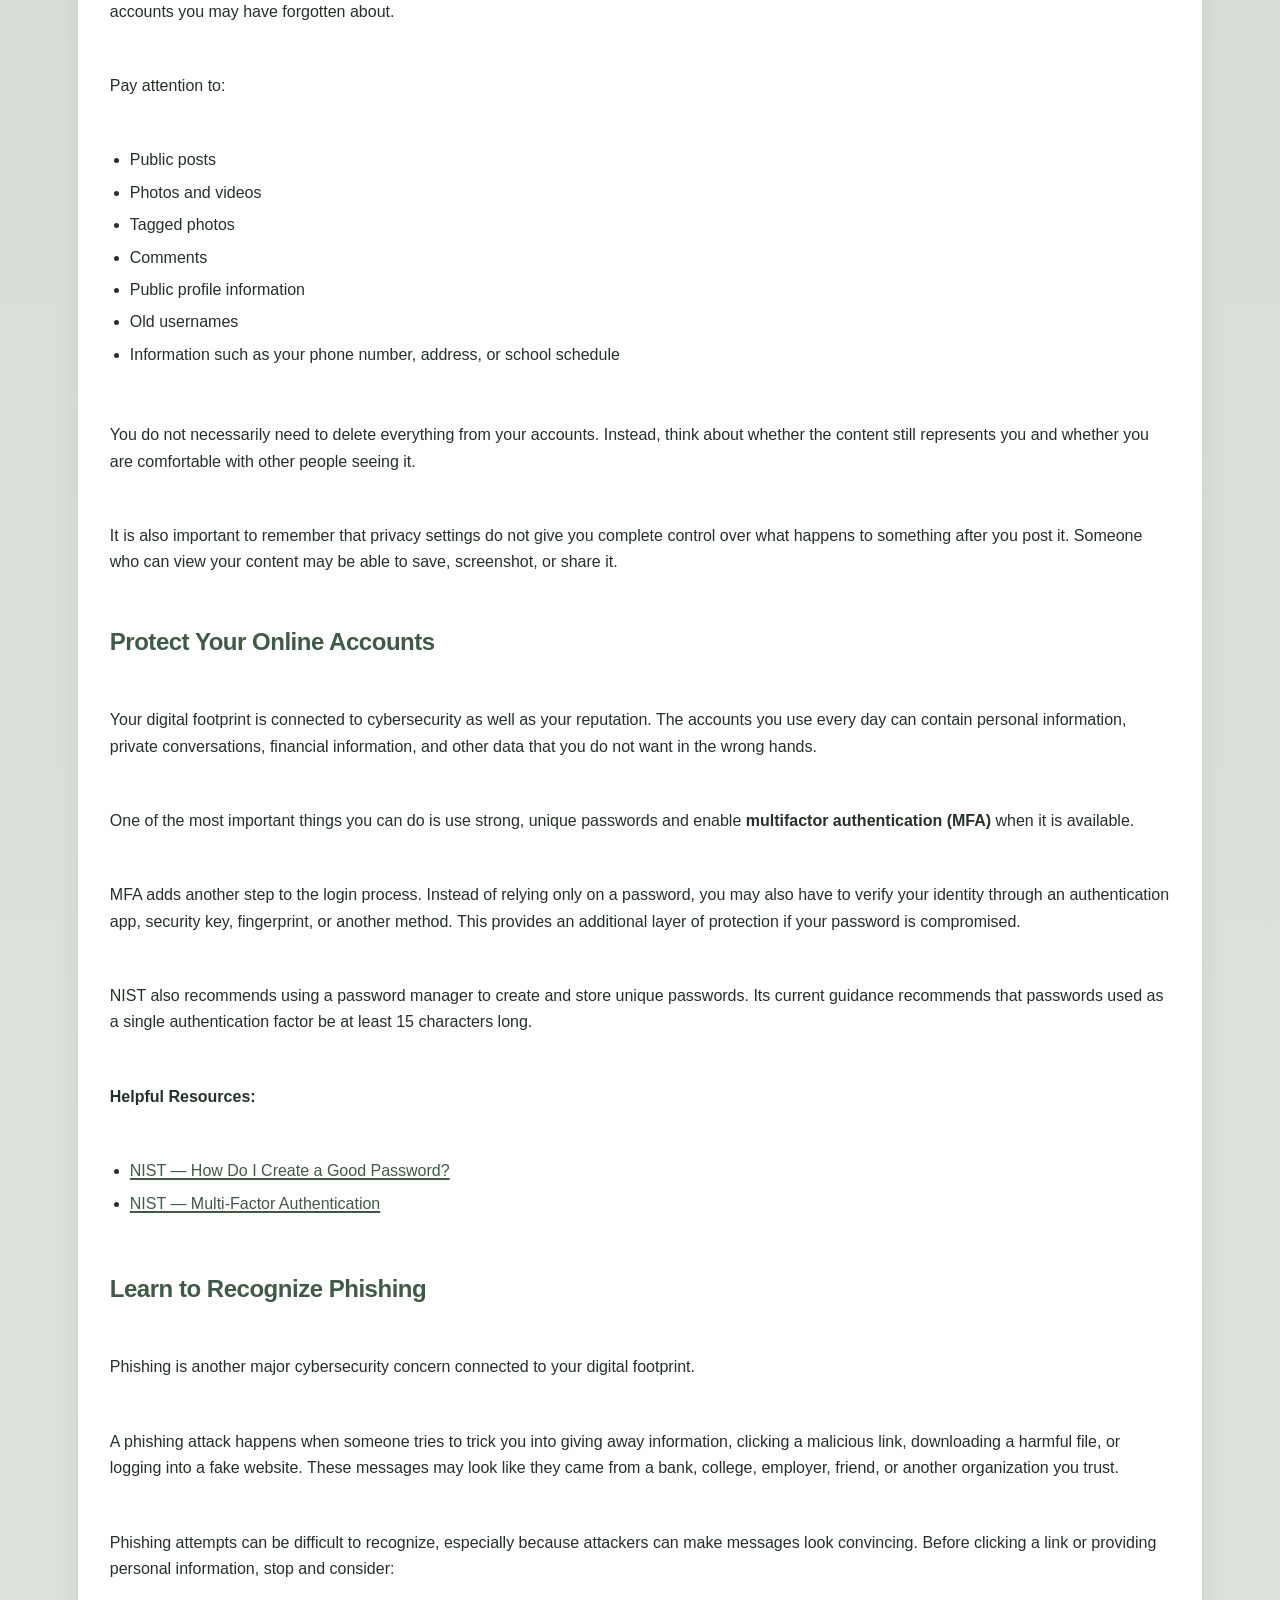
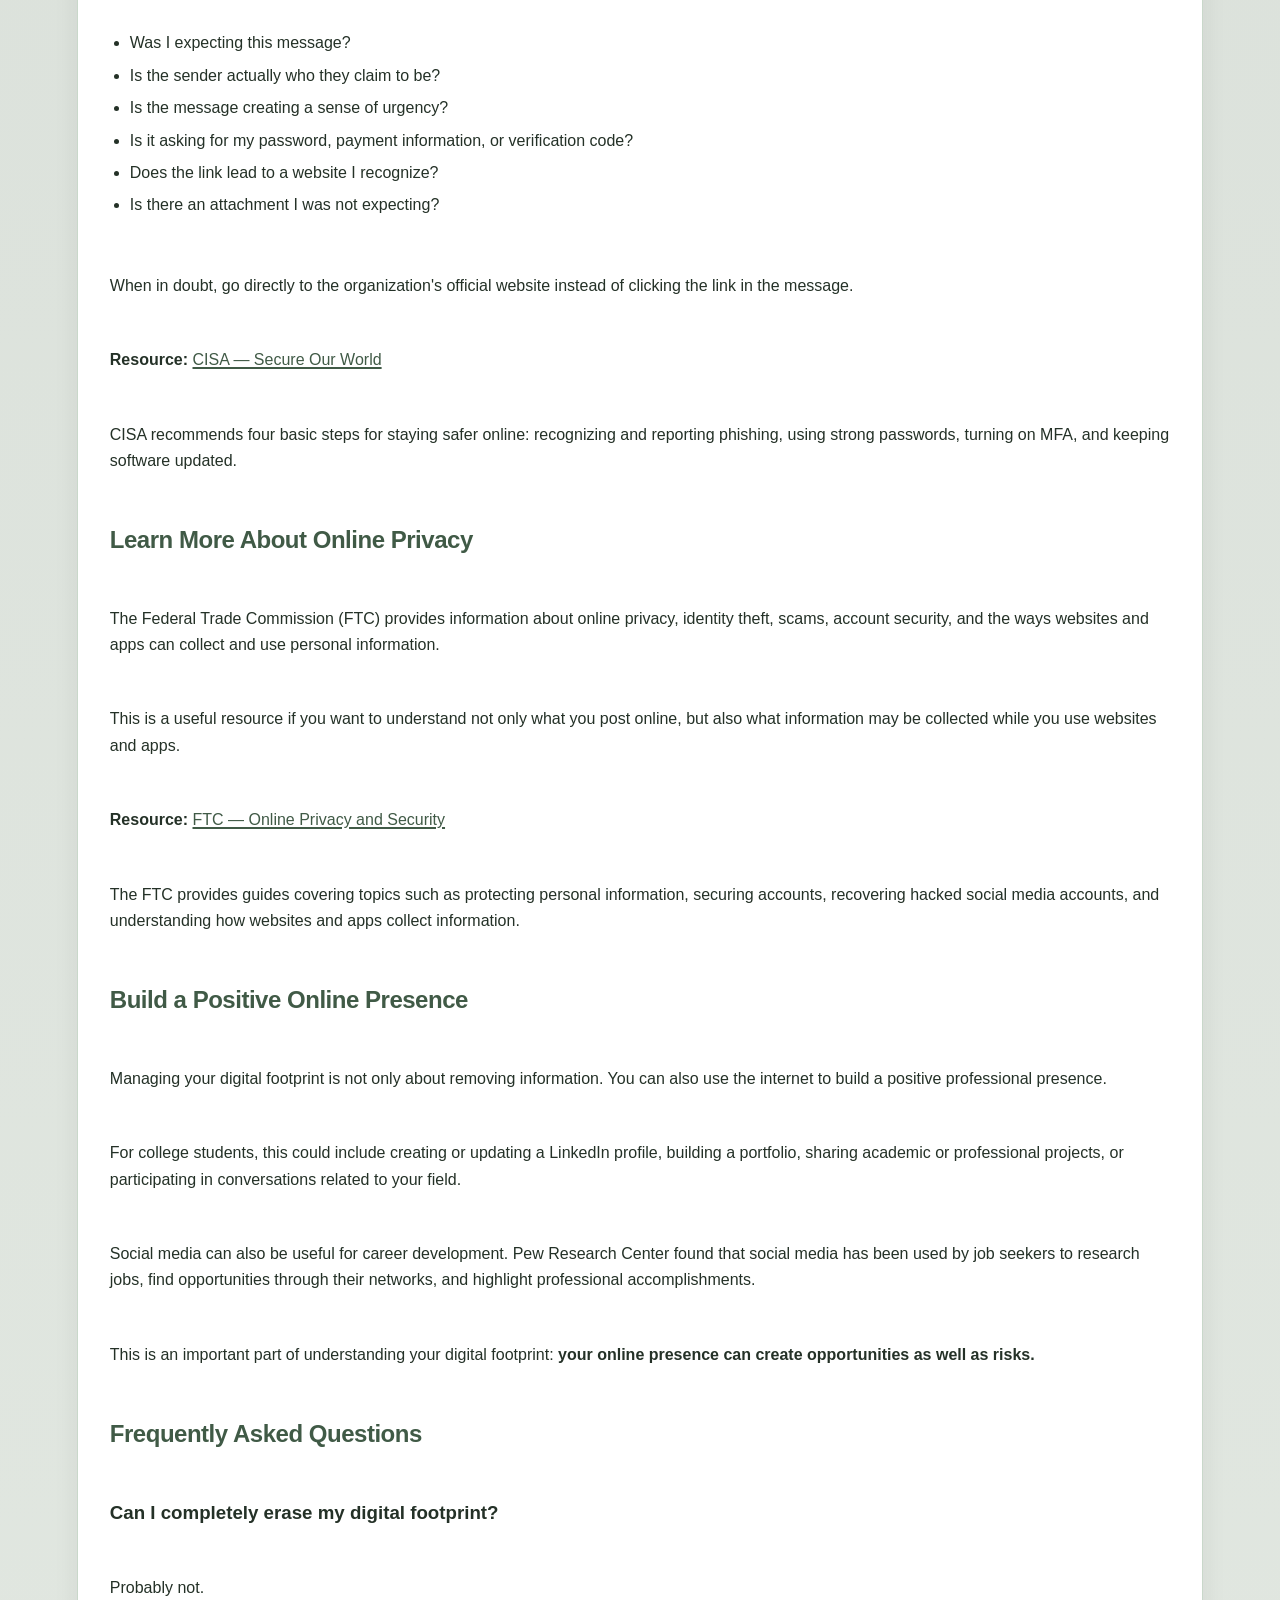
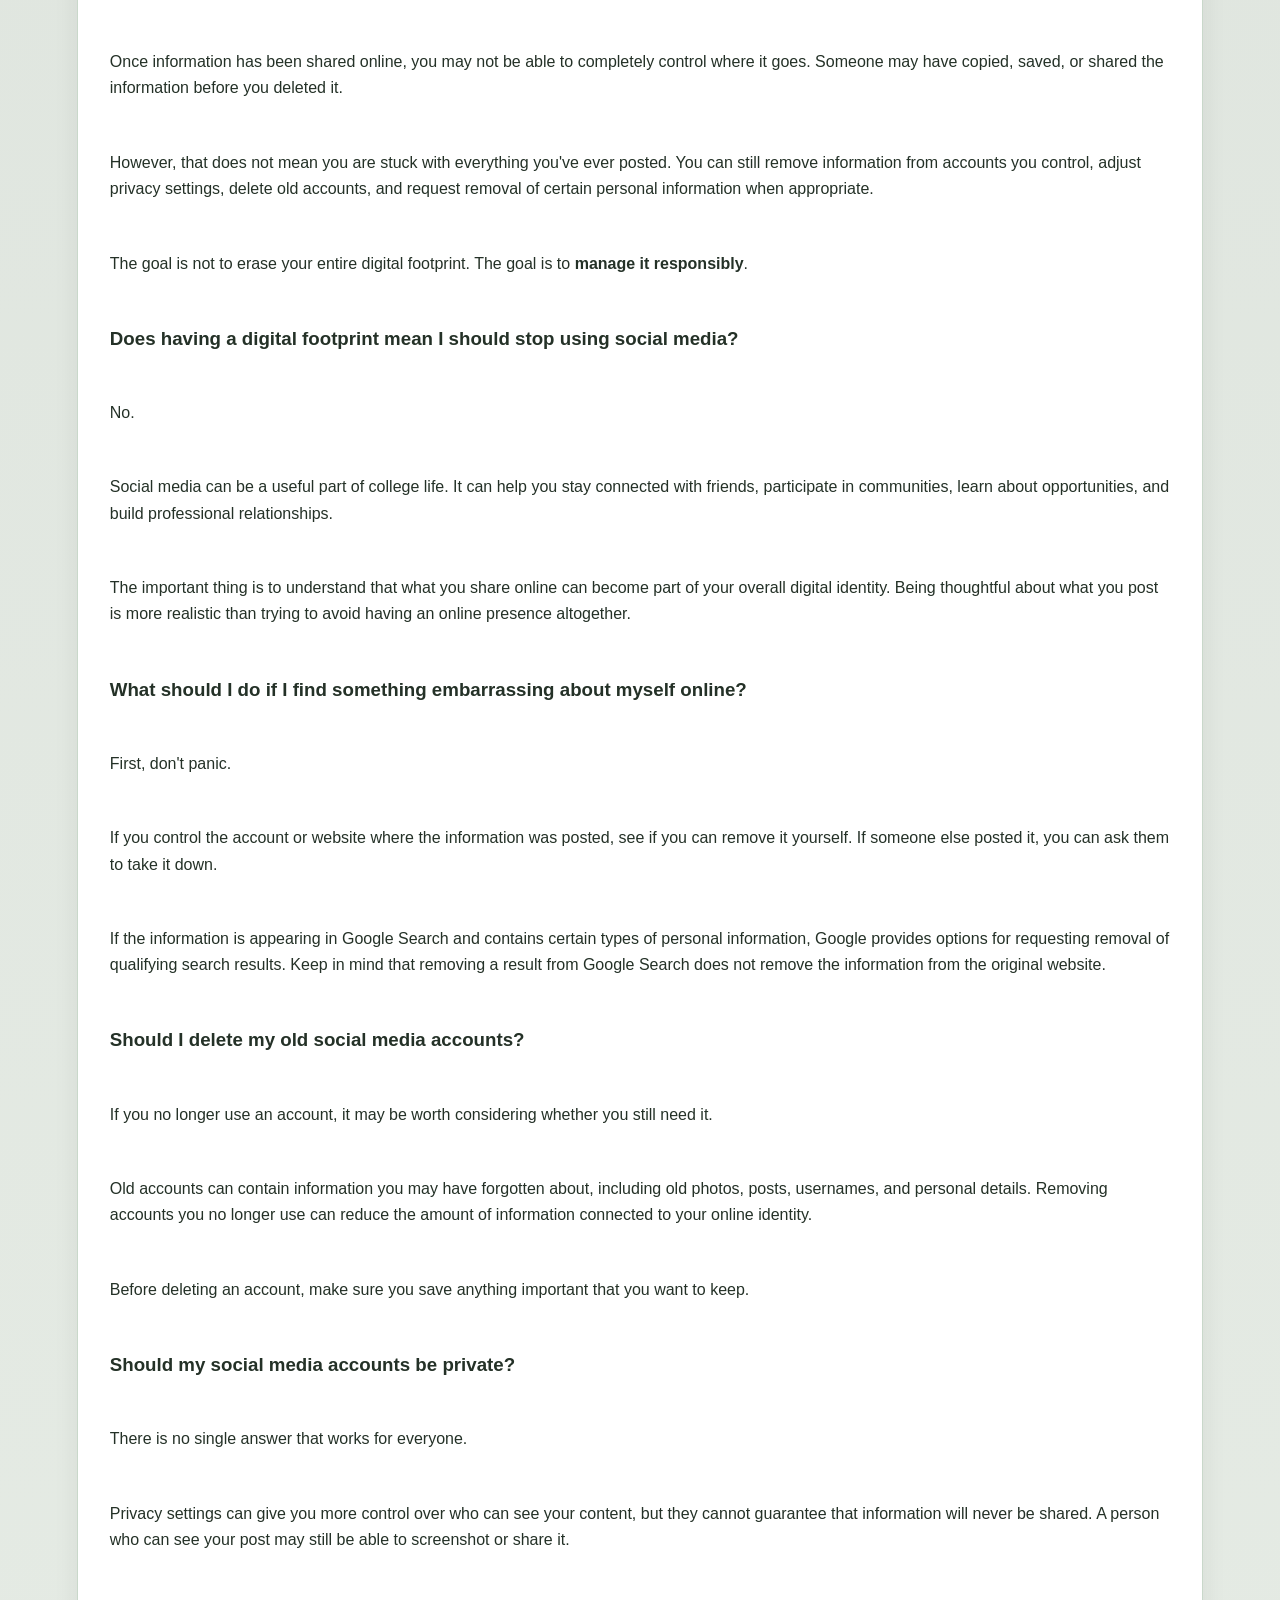
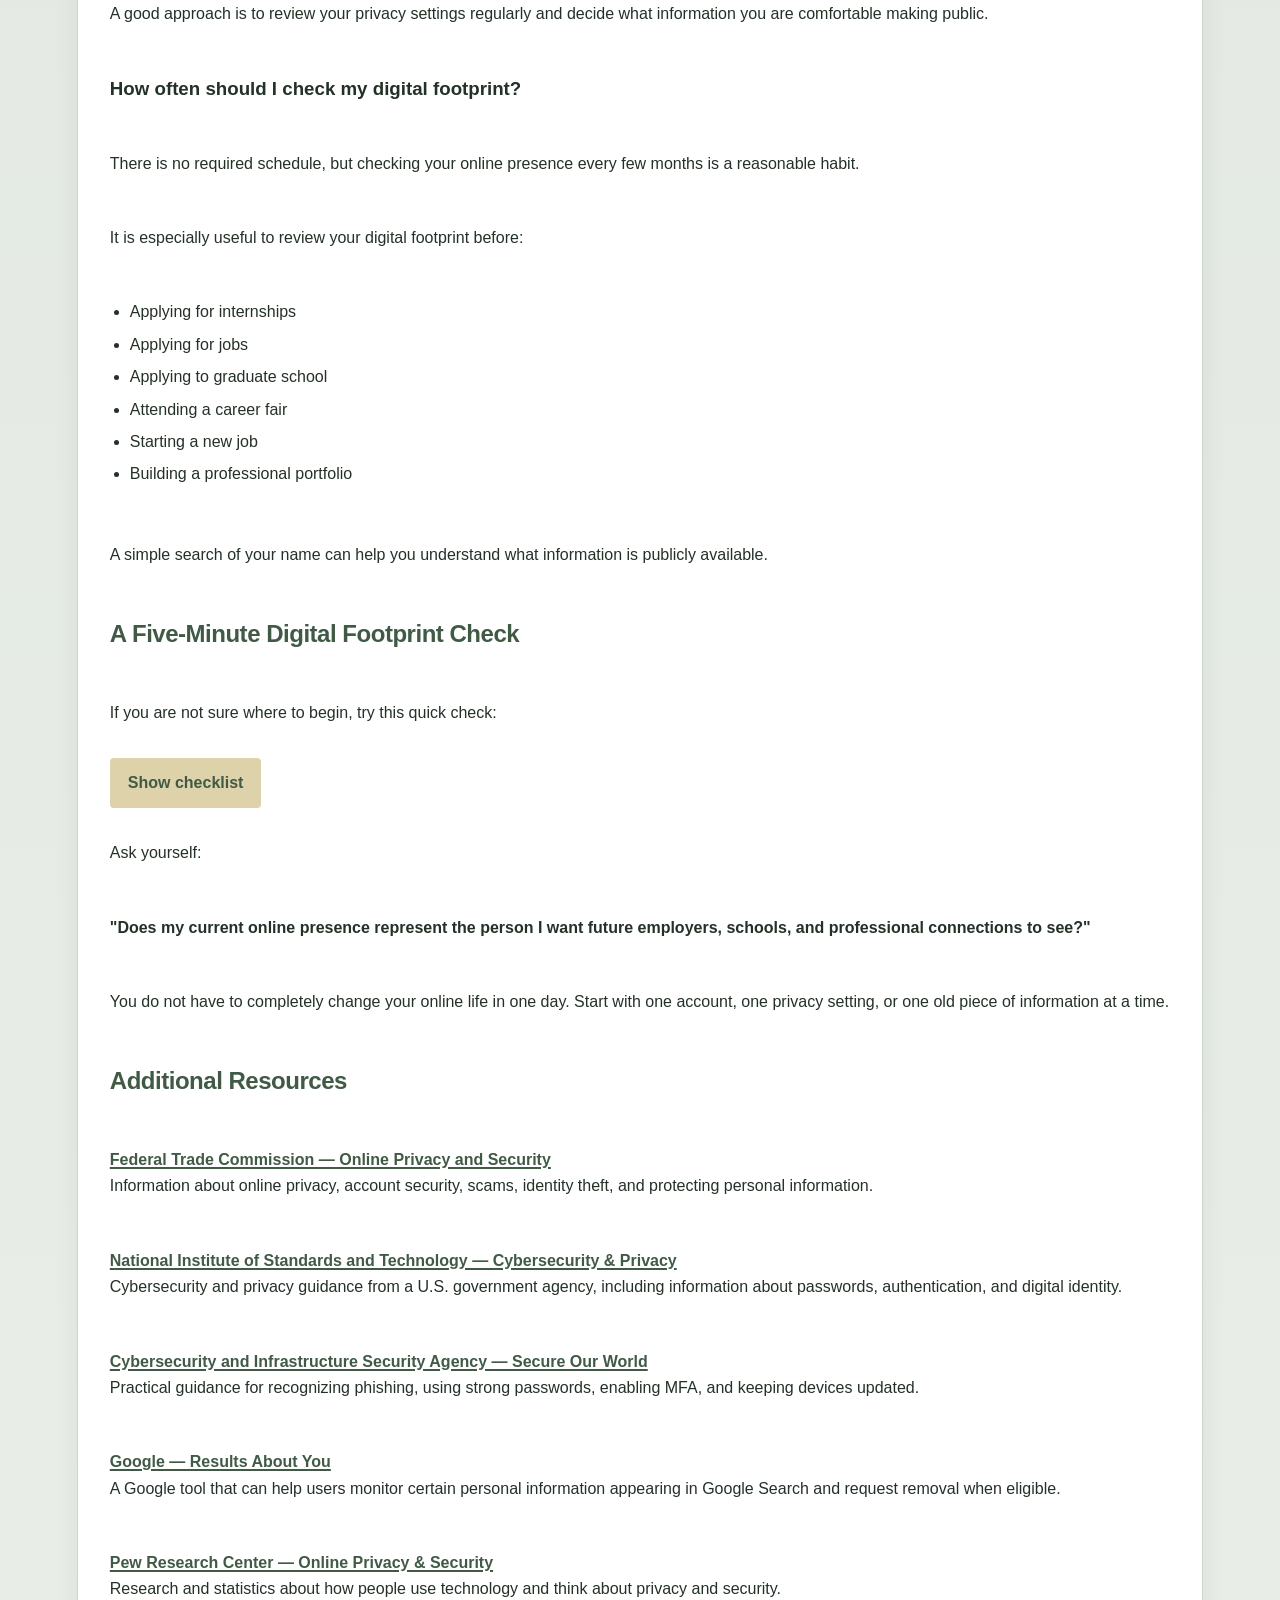
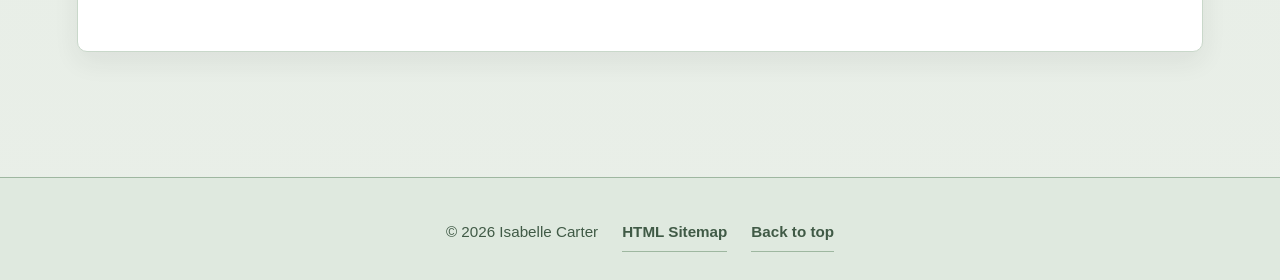
<file: faq.html>
<!DOCTYPE html>
<html lang="en">
<head>
  <meta charset="UTF-8" />
  <meta name="viewport" content="width=device-width, initial-scale=1.0" />
  <title>Digital Footprint FAQ</title>
  <link rel="icon" type="image/png" href="images/Laptop-Emblem.png" />
  <link rel="stylesheet" href="style.css" />
</head>
<body id="top">
  <nav class="top-nav">
    <a href="index.html">Home</a>
    <a href="about.html">About</a>
    <a href="education.html">Education</a>
    <a href="faq.html">FAQ</a>
    <a href="contact.html">Contact</a>
  </nav>

  <main>
    <div class="content-card">
      <h1>Resources & FAQ</h1>

      <h2 id="resources-for-managing-your-digital-footprint">Resources for Managing Your Digital Footprint</h2>
      <p>Understanding your digital footprint is only the first step. The next step is figuring out what you can actually do about it. Managing your online presence does not mean deleting every social media account or trying to disappear from the internet. Instead, it means becoming more aware of what information is available about you and taking reasonable steps to protect your privacy, security, and reputation.</p>

      <p>The resources below provide practical ways to check your online presence, protect your accounts, and learn more about online privacy and cybersecurity.</p>

      <h2>Check What People Can Find About You</h2>

      <h3>Search Your Name</h3>
      <p>One of the simplest ways to start managing your digital footprint is to search for yourself online.</p>

      <p>Try searching your:</p>
      <ul>
        <li>Full name</li>
        <li>Name and college</li>
        <li>Name and hometown</li>
        <li>Name and major</li>
        <li>Common usernames</li>
        <li>Email address</li>
      </ul>

      <p>Look at the information that appears and think about what a professor, employer, graduate school, or professional organization might see if they searched for you.</p>

      <p>Google also provides a feature called <strong>Results About You</strong>, which can help users find certain personal information, such as a phone number, home address, or email address, that appears in Google Search. In some situations, users can request that qualifying results be removed from Google Search. However, it is important to understand that removing a result from Google does not remove the information from the original website. (<a href="https://support.google.com/websearch/answer/12719076?hl=en" target="_blank" rel="noopener noreferrer">Google Search Help</a>)</p>

      <p><strong>Resource:</strong> <a href="https://support.google.com/websearch/answer/12719076?hl=en" target="_blank" rel="noopener noreferrer">Google — Results About You</a></p>

      <h2>Review Your Social Media Accounts</h2>
      <p>Social media is one of the most visible parts of a person's digital footprint. Take some time to look through your current accounts and any older accounts you may have forgotten about.</p>

      <p>Pay attention to:</p>
      <ul>
        <li>Public posts</li>
        <li>Photos and videos</li>
        <li>Tagged photos</li>
        <li>Comments</li>
        <li>Public profile information</li>
        <li>Old usernames</li>
        <li>Information such as your phone number, address, or school schedule</li>
      </ul>

      <p>You do not necessarily need to delete everything from your accounts. Instead, think about whether the content still represents you and whether you are comfortable with other people seeing it.</p>

      <p>It is also important to remember that privacy settings do not give you complete control over what happens to something after you post it. Someone who can view your content may be able to save, screenshot, or share it.</p>

      <h2>Protect Your Online Accounts</h2>
      <p>Your digital footprint is connected to cybersecurity as well as your reputation. The accounts you use every day can contain personal information, private conversations, financial information, and other data that you do not want in the wrong hands.</p>

      <p>One of the most important things you can do is use strong, unique passwords and enable <strong>multifactor authentication (MFA)</strong> when it is available.</p>

      <p>MFA adds another step to the login process. Instead of relying only on a password, you may also have to verify your identity through an authentication app, security key, fingerprint, or another method. This provides an additional layer of protection if your password is compromised.</p>

      <p>NIST also recommends using a password manager to create and store unique passwords. Its current guidance recommends that passwords used as a single authentication factor be at least 15 characters long.</p>

      <p><strong>Helpful Resources:</strong></p>
      <ul>
        <li><a href="https://www.nist.gov/cybersecurity-and-privacy/how-do-i-create-good-password" target="_blank" rel="noopener noreferrer">NIST — How Do I Create a Good Password?</a></li>
        <li><a href="https://www.nist.gov/itl/smallbusinesscyber/guidance-topic/multi-factor-authentication" target="_blank" rel="noopener noreferrer">NIST — Multi-Factor Authentication</a></li>
      </ul>

      <h2>Learn to Recognize Phishing</h2>
      <p>Phishing is another major cybersecurity concern connected to your digital footprint.</p>

      <p>A phishing attack happens when someone tries to trick you into giving away information, clicking a malicious link, downloading a harmful file, or logging into a fake website. These messages may look like they came from a bank, college, employer, friend, or another organization you trust.</p>

      <p>Phishing attempts can be difficult to recognize, especially because attackers can make messages look convincing. Before clicking a link or providing personal information, stop and consider:</p>

      <ul>
        <li>Was I expecting this message?</li>
        <li>Is the sender actually who they claim to be?</li>
        <li>Is the message creating a sense of urgency?</li>
        <li>Is it asking for my password, payment information, or verification code?</li>
        <li>Does the link lead to a website I recognize?</li>
        <li>Is there an attachment I was not expecting?</li>
      </ul>

      <p>When in doubt, go directly to the organization's official website instead of clicking the link in the message.</p>

      <p><strong>Resource:</strong> <a href="https://www.cisa.gov/secure-our-world" target="_blank" rel="noopener noreferrer">CISA — Secure Our World</a></p>

      <p>CISA recommends four basic steps for staying safer online: recognizing and reporting phishing, using strong passwords, turning on MFA, and keeping software updated.</p>

      <h2 id="learn-more-about-online-privacy">Learn More About Online Privacy</h2>
      <p>The Federal Trade Commission (FTC) provides information about online privacy, identity theft, scams, account security, and the ways websites and apps can collect and use personal information.</p>

      <p>This is a useful resource if you want to understand not only what you post online, but also what information may be collected while you use websites and apps.</p>

      <p><strong>Resource:</strong> <a href="https://consumer.ftc.gov/identity-theft-and-online-security/online-privacy-and-security" target="_blank" rel="noopener noreferrer">FTC — Online Privacy and Security</a></p>

      <p>The FTC provides guides covering topics such as protecting personal information, securing accounts, recovering hacked social media accounts, and understanding how websites and apps collect information.</p>

      <h2>Build a Positive Online Presence</h2>
      <p>Managing your digital footprint is not only about removing information. You can also use the internet to build a positive professional presence.</p>

      <p>For college students, this could include creating or updating a LinkedIn profile, building a portfolio, sharing academic or professional projects, or participating in conversations related to your field.</p>

      <p>Social media can also be useful for career development. Pew Research Center found that social media has been used by job seekers to research jobs, find opportunities through their networks, and highlight professional accomplishments.</p>

      <p>This is an important part of understanding your digital footprint: <strong>your online presence can create opportunities as well as risks.</strong></p>

      <h2>Frequently Asked Questions</h2>

      <h3>Can I completely erase my digital footprint?</h3>
      <p>Probably not.</p>

      <p>Once information has been shared online, you may not be able to completely control where it goes. Someone may have copied, saved, or shared the information before you deleted it.</p>

      <p>However, that does not mean you are stuck with everything you've ever posted. You can still remove information from accounts you control, adjust privacy settings, delete old accounts, and request removal of certain personal information when appropriate.</p>

      <p>The goal is not to erase your entire digital footprint. The goal is to <strong>manage it responsibly</strong>.</p>

      <h3>Does having a digital footprint mean I should stop using social media?</h3>
      <p>No.</p>

      <p>Social media can be a useful part of college life. It can help you stay connected with friends, participate in communities, learn about opportunities, and build professional relationships.</p>

      <p>The important thing is to understand that what you share online can become part of your overall digital identity. Being thoughtful about what you post is more realistic than trying to avoid having an online presence altogether.</p>

      <h3>What should I do if I find something embarrassing about myself online?</h3>
      <p>First, don't panic.</p>

      <p>If you control the account or website where the information was posted, see if you can remove it yourself. If someone else posted it, you can ask them to take it down.</p>

      <p>If the information is appearing in Google Search and contains certain types of personal information, Google provides options for requesting removal of qualifying search results. Keep in mind that removing a result from Google Search does not remove the information from the original website.</p>

      <h3>Should I delete my old social media accounts?</h3>
      <p>If you no longer use an account, it may be worth considering whether you still need it.</p>

      <p>Old accounts can contain information you may have forgotten about, including old photos, posts, usernames, and personal details. Removing accounts you no longer use can reduce the amount of information connected to your online identity.</p>

      <p>Before deleting an account, make sure you save anything important that you want to keep.</p>

      <h3>Should my social media accounts be private?</h3>
      <p>There is no single answer that works for everyone.</p>

      <p>Privacy settings can give you more control over who can see your content, but they cannot guarantee that information will never be shared. A person who can see your post may still be able to screenshot or share it.</p>

      <p>A good approach is to review your privacy settings regularly and decide what information you are comfortable making public.</p>

      <h3>How often should I check my digital footprint?</h3>
      <p>There is no required schedule, but checking your online presence every few months is a reasonable habit.</p>

      <p>It is especially useful to review your digital footprint before:</p>
      <ul>
        <li>Applying for internships</li>
        <li>Applying for jobs</li>
        <li>Applying to graduate school</li>
        <li>Attending a career fair</li>
        <li>Starting a new job</li>
        <li>Building a professional portfolio</li>
      </ul>

      <p>A simple search of your name can help you understand what information is publicly available.</p>

      <h2>A Five-Minute Digital Footprint Check</h2>
      <p>If you are not sure where to begin, try this quick check:</p>

      <button class="cta-button checklist-toggle" id="checklist-toggle" type="button" aria-controls="footprint-checklist" aria-expanded="false">Show checklist</button>
      <ol id="footprint-checklist" hidden>
        <li>Search your name</li>
        <li>Check your social media</li>
        <li>Review your privacy settings</li>
        <li>Secure your accounts</li>
        <li>Think about your future</li>
      </ol>

      <p>Ask yourself:</p>
      <p><strong>"Does my current online presence represent the person I want future employers, schools, and professional connections to see?"</strong></p>

      <p>You do not have to completely change your online life in one day. Start with one account, one privacy setting, or one old piece of information at a time.</p>

      <h2>Additional Resources</h2>

      <p><strong><a href="https://consumer.ftc.gov/identity-theft-and-online-security/online-privacy-and-security" target="_blank" rel="noopener noreferrer">Federal Trade Commission — Online Privacy and Security</a></strong><br />Information about online privacy, account security, scams, identity theft, and protecting personal information.</p>

      <p><strong><a href="https://www.nist.gov/cybersecurity-and-privacy" target="_blank" rel="noopener noreferrer">National Institute of Standards and Technology — Cybersecurity & Privacy</a></strong><br />Cybersecurity and privacy guidance from a U.S. government agency, including information about passwords, authentication, and digital identity.</p>

      <p><strong><a href="https://www.cisa.gov/secure-our-world" target="_blank" rel="noopener noreferrer">Cybersecurity and Infrastructure Security Agency — Secure Our World</a></strong><br />Practical guidance for recognizing phishing, using strong passwords, enabling MFA, and keeping devices updated.</p>

      <p><strong><a href="https://support.google.com/websearch/answer/12719076?hl=en" target="_blank" rel="noopener noreferrer">Google — Results About You</a></strong><br />A Google tool that can help users monitor certain personal information appearing in Google Search and request removal when eligible.</p>

      <p><strong><a href="https://www.pewresearch.org/topic/internet-technology/technology-policy-issues/online-privacy-security/" target="_blank" rel="noopener noreferrer">Pew Research Center — Online Privacy &amp; Security</a></strong><br />Research and statistics about how people use technology and think about privacy and security.</p>
    </div>
  </main>

  <footer class="site-footer">
    <p>© 2026 Isabelle Carter</p>
    <a class="footer-link" href="sitemap.html">HTML Sitemap</a>
    <a class="footer-link" href="#top">Back to top</a>
  </footer>
  <script src="script.js"></script>
</body>
</html>
</file>
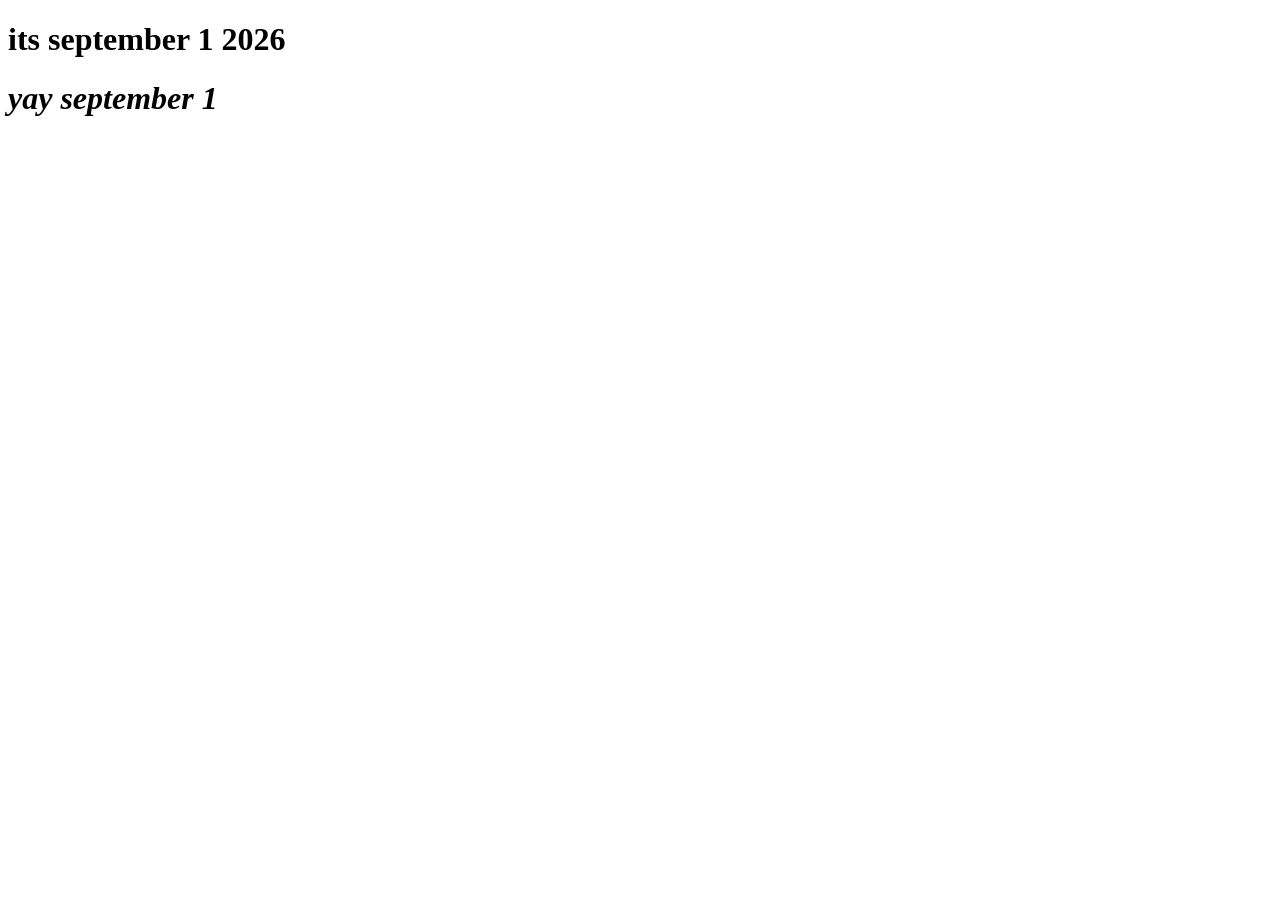
<file: sept1.html>
<!DOCTYPE html>
<html lang="en">
<head>
    <meta charset="UTF-8">
    <meta name="viewport" content="width=device-width, initial-scale=1.0">
    <title>Sept 1</title>
    <link rel="icon" type="image/png" href="images/Laptop-Emblem.png">
</head>
<body>
    <p> <h1> <strong> its september 1 2026  </strong> </h1> 

    <p> <h1> <em> yay september 1 </em> </h1> 
</body>
</html>
</file>
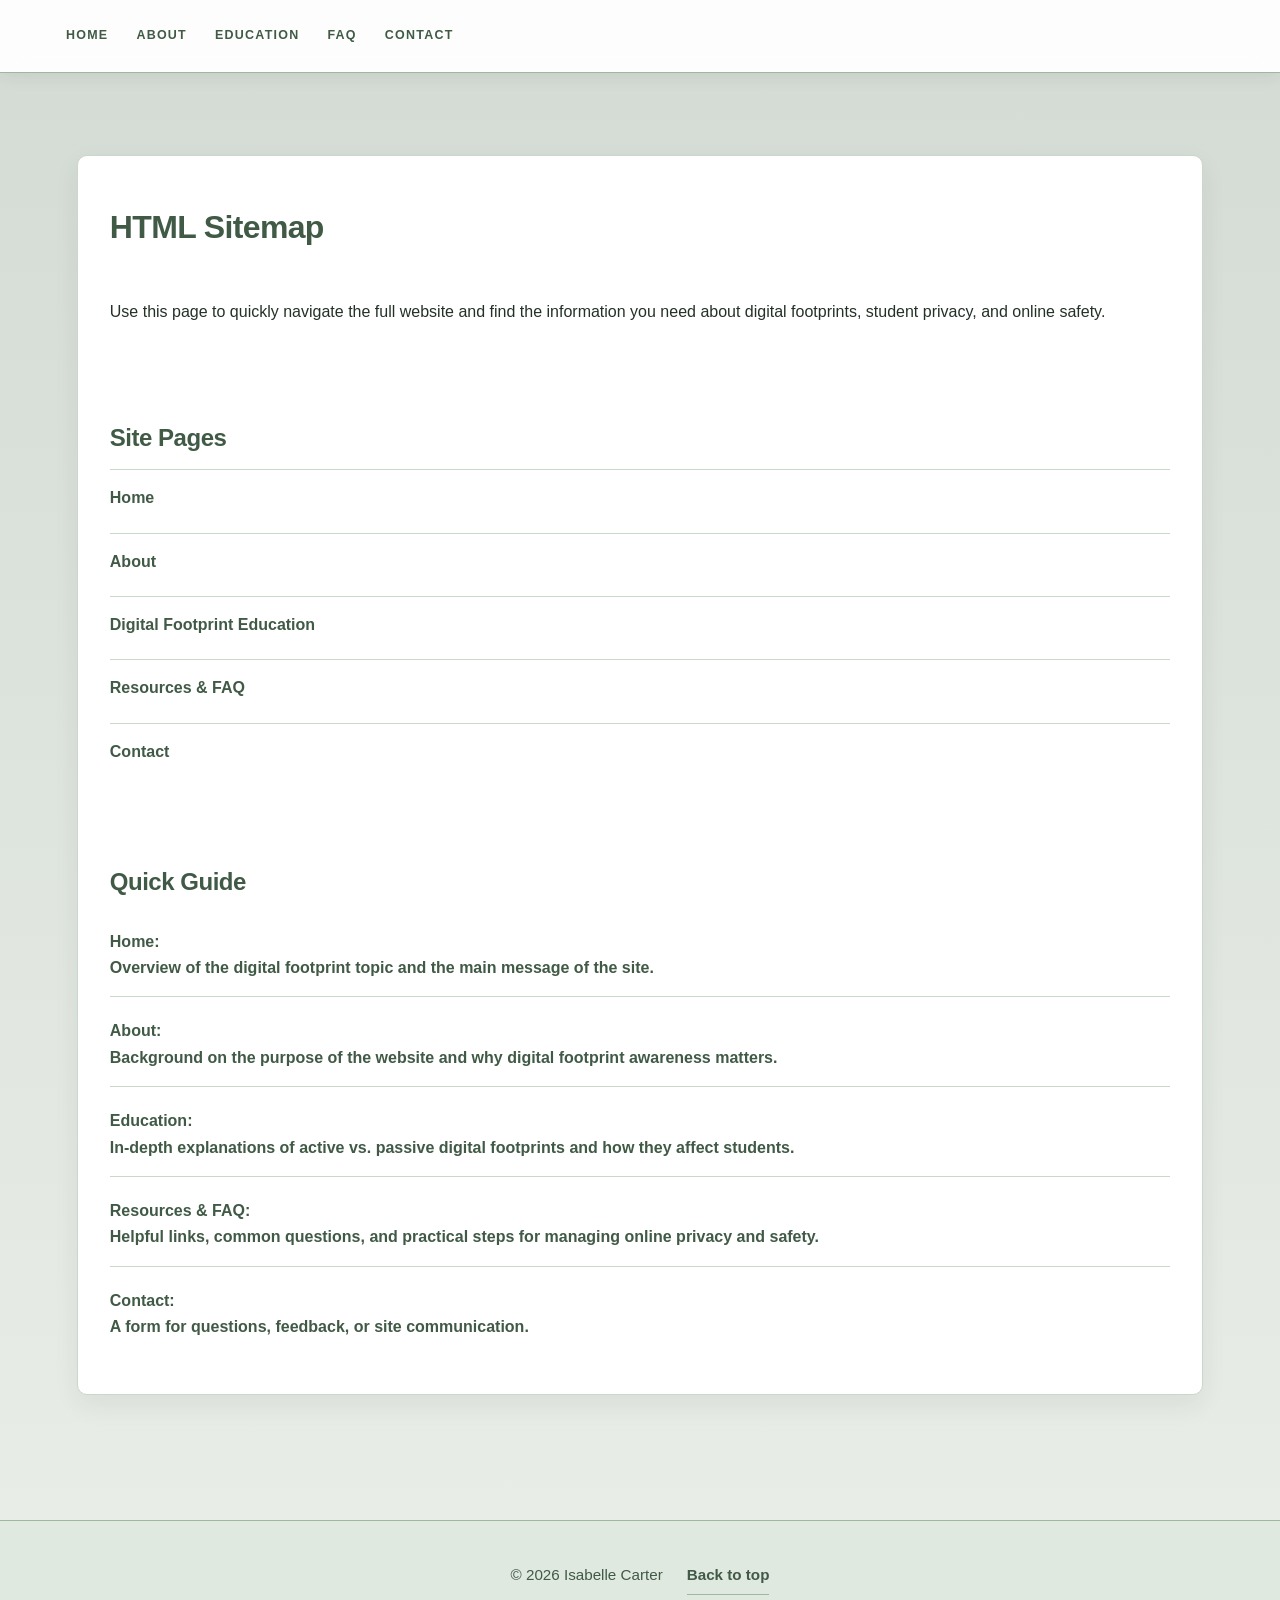
<file: sitemap.html>
<!DOCTYPE html>
<html lang="en">
<head>
  <meta charset="UTF-8" />
  <meta name="viewport" content="width=device-width, initial-scale=1.0" />
  <title>HTML Sitemap</title>
  <link rel="icon" type="image/png" href="images/Laptop-Emblem.png" />
  <link rel="stylesheet" href="style.css" />
</head>
<body id="top">
  <nav class="top-nav">
    <a href="index.html">Home</a>
    <a href="about.html">About</a>
    <a href="education.html">Education</a>
    <a href="faq.html">FAQ</a>
    <a href="contact.html">Contact</a>
  </nav>

  <main>
    <div class="content-card">
      <h1>HTML Sitemap</h1>
      <p>Use this page to quickly navigate the full website and find the information you need about digital footprints, student privacy, and online safety.</p>

      <div class="sitemap-section">
        <h2>Site Pages</h2>
        <ul class="sitemap-list">
          <li class="sitemap-item"><a href="index.html">Home</a></li>
          <li class="sitemap-item"><a href="about.html">About</a></li>
          <li class="sitemap-item"><a href="education.html">Digital Footprint Education</a></li>
          <li class="sitemap-item"><a href="faq.html">Resources &amp; FAQ</a></li>
          <li class="sitemap-item"><a href="contact.html">Contact</a></li>
        </ul>
      </div>

      <div class="sitemap-section">
        <h2>Quick Guide</h2>
        <ul class="sitemap-list sitemap-guide">
          <li class="sitemap-item"><a href="index.html"><strong>Home:</strong> Overview of the digital footprint topic and the main message of the site.</a></li>
          <li class="sitemap-item"><a href="about.html"><strong>About:</strong> Background on the purpose of the website and why digital footprint awareness matters.</a></li>
          <li class="sitemap-item"><a href="education.html"><strong>Education:</strong> In-depth explanations of active vs. passive digital footprints and how they affect students.</a></li>
          <li class="sitemap-item"><a href="faq.html"><strong>Resources &amp; FAQ:</strong> Helpful links, common questions, and practical steps for managing online privacy and safety.</a></li>
          <li class="sitemap-item"><a href="contact.html"><strong>Contact:</strong> A form for questions, feedback, or site communication.</a></li>
        </ul>
      </div>
    </div>
  </main>

  <footer class="site-footer">
    <p>© 2026 Isabelle Carter</p>
    <a class="footer-link" href="#top">Back to top</a>
  </footer>
</body>
</html>
</file>
<file: style.css>
html,
body {
    max-width: 100%;
    overflow-x: hidden;
}

html {
    scroll-behavior: smooth;
}

* {
    box-sizing: border-box;
}

:root {
    --ink: #243127;
    --green: #405a46;
    --soft-green: #eaf2ea;
    --paper: #e9efe8;
    --panel: #ffffff;
    --cream: #f9f3df;
    --line: #c9d8ca;
    --black: #0f180c;
}

body {
    margin: 0;
    font-family: "Segoe UI", Tahoma, Geneva, Verdana, sans-serif;
    background: linear-gradient(180deg, #d4dad4 0%, var(--paper) 100%);
    color: var(--ink);
    line-height: 1.65;
}

.top-nav {
    position: sticky;
    top: 0; 
    z-index: 10;
    display: flex;
    justify-content: flex-start;
    align-items: center;
    flex-wrap: wrap;
    gap: 6px 24px;
    padding: 18px max(5%, 24px);
    background: rgba(255, 255, 255, 0.95);
    border-bottom: 1px solid #9eb7a0;
    box-shadow: 0 4px 16px rgba(36, 49, 39, 0.08);
    backdrop-filter: blur(10px);
}

.top-nav a {
    display: inline-block;
    padding: 7px 2px;
    color: var(--green);
    font-size: 0.78rem;
    font-weight: 700;
    letter-spacing: 0.1em;
    text-decoration: none;
    text-transform: uppercase;
    border-bottom: 1px solid transparent;
    transition: color 0.2s ease, border-color 0.2s ease;
}

.top-nav a:hover,
.top-nav a:focus-visible {
    color: #1f3127;
    border-bottom-color: #7c9f80;
}

main {
    width: 88%;
    max-width: 1180px;
    margin: 0 auto;
    padding: 82px 0 100px;
}

.site-footer {
    display: flex;
    justify-content: center;
    align-items: center;
    flex-wrap: wrap;
    gap: 10px 24px;
    width: 100%;
    margin: 0;
    padding: 34px max(5%, 24px) 28px;
    border-top: 1px solid #9eb7a0;
    color: var(--green);
    background: #dfe9df;
    font-size: 0.95rem;
    text-align: center;
}

.site-footer p {
    margin: 0;
}

.contact-form {
    display: grid;
    gap: 20px;
    width: 100%;
    max-width: 680px;
    margin-top: 32px;
}

.contact-form-field {
    display: grid;
    gap: 8px;
}

.contact-form label {
    color: var(--ink);
    font-weight: 700;
}

.contact-form input,
.contact-form select,
.contact-form textarea {
    width: 100%;
    min-height: 48px;
    padding: 10px 12px;
    border: 1px solid #718473;
    border-radius: 4px;
    background: #fff;
    color: var(--ink);
    font: inherit;
}

.contact-form textarea {
    min-height: 160px;
    resize: vertical;
}

.contact-form input:focus-visible,
.contact-form select:focus-visible,
.contact-form textarea:focus-visible,
.contact-form button:focus-visible {
    outline: 3px solid #405a46;
    outline-offset: 3px;
}

.contact-form button {
    width: fit-content;
    min-height: 48px;
    padding: 10px 18px;
    border: 1px solid #243127;
    border-radius: 4px;
    background: #405a46;
    color: #fff;
    font: inherit;
    font-weight: 700;
    cursor: pointer;
}

.contact-form button:hover {
    background: #243127;
}

.footer-link {
    display: inline-block;
    padding: 7px 0;
    border-bottom: 1px solid #9eb7a0;
    color: var(--green);
    font-weight: 700;
    text-decoration: none;
    transition: color 0.2s ease, border-color 0.2s ease;
}

.footer-link:hover,
.footer-link:focus-visible {
    color: #1f3127;
    border-color: #405a46;
}

.footer-link {
    animation: none;
    transition: none;
}

.content-card a {
    color: var(--green);
    text-decoration: underline;
    text-decoration-thickness: 2px;
    text-underline-offset: 2px;
}

.content-card a:hover,
.content-card a:focus-visible {
    color: #1f3127;
}

.education-page main {
    max-width: none;
    padding: 0 0 100px;
}

.education-page .site-footer {
    margin-top: 0;
}

.education-section,
.education-facts,
.education-future,
.education-manage {
    width: min(1180px, 88%);
    margin: 0 auto;
}

.education-hero {
    position: relative;
    isolation: isolate;
    display: flex;
    align-items: center;
    width: 100vw;
    min-height: min(84vh, 820px);
    margin: -82px calc(50% - 50vw) 0;
    padding: 112px 6% 104px;
    overflow: hidden;
    color: #f7faf7;
    background: var(--green);
}

.education-hero::after {
    position: absolute;
    z-index: 1;
    inset: 0;
    background: linear-gradient(90deg, rgba(15, 24, 18, 0.76), rgba(15, 24, 18, 0.5) 48%, rgba(15, 24, 18, 0.18));
    content: "";
}

.education-hero-inner {
    position: relative;
    z-index: 2;
    width: min(1180px, 100%);
    margin: 0 auto;
}

.education-hero-backdrop {
    position: absolute;
    z-index: 0;
    inset: 0;
    width: 100%;
    height: 100%;
    object-fit: cover;
    object-position: center;
    transform: scale(1.08);
    animation: hero-drift 24s ease-in-out infinite alternate;
}

.education-page .section-index {
    margin: 0 0 18px;
    color: inherit;
    font-family: "JetBrains Mono", "JetBrains Mono Fallback", ui-monospace, "SF Mono", Menlo, monospace;
    font-size: 0.76rem;
    font-weight: 700;
    letter-spacing: 0.08em;
    opacity: 0.7;
    text-transform: uppercase;
}

.education-hero h1 {
    max-width: 12ch;
    margin: 0 0 28px;
    color: inherit;
    font-size: clamp(3.6rem, 6vw, 6rem);
    line-height: 0.96;
}

.education-lead {
    max-width: 700px;
    margin: 0;
    font-size: 1.2rem;
}

.education-page .hero-actions {
    display: flex;
    flex-wrap: wrap;
    gap: 12px;
    margin-top: 28px;
}

.education-hero .scroll-ind {
    z-index: 2;
}

.education-section,
.education-facts,
.education-future,
.education-manage {
    padding: 72px 0;
    border-bottom: 1px solid var(--line);
}

.education-section:first-of-type {
    padding-top: 76px;
}

.education-section-heading {
    margin-bottom: 40px;
}

.education-section-heading .section-index,
.education-facts .section-index,
.education-future .section-index,
.education-manage .section-index {
    color: var(--green);
    opacity: 0.7;
}

.education-section-heading h2,
.education-facts h2,
.education-future h2,
.education-manage h2 {
    max-width: 14ch;
    margin: 0;
    color: var(--green);
    font-size: clamp(2.6rem, 4vw, 4rem);
    line-height: 1.05;
}

.education-section-heading > p:last-child {
    max-width: 46ch;
    margin: 18px 0 0;
    font-size: 1.08rem;
}

.education-section {
    display: grid;
    grid-template-columns: minmax(0, 0.9fr) minmax(0, 1.1fr);
    gap: 48px;
    align-items: start;
}

.education-copy {
    max-width: 720px;
}

.education-copy p,
.education-future-copy p,
.education-impact p,
.education-step p {
    margin: 0 0 18px;
    font-size: 1.06rem;
}

.education-image {
    grid-column: 1 / -1;
    width: 100%;
    height: 520px;
    max-width: none;
    margin: 0;
    object-fit: cover;
    border: 1px solid var(--line);
    border-radius: 12px;
}

.education-section-alt {
    grid-template-columns: 1fr;
    gap: 32px;
}

.education-type-grid,
.education-impact-grid {
    display: grid;
    grid-template-columns: repeat(2, minmax(0, 1fr));
    gap: 28px;
}

.education-card {
    min-height: 100%;
    margin-bottom: 0;
}

.education-card-alt {
    border-top-color: #b4a56c;
    background: #fffdf5;
}

.education-card-copy {
    margin-top: 18px;
}

.education-facts-list {
    display: grid;
    grid-template-columns: repeat(2, minmax(280px, 1fr));
    gap: 24px 32px;
    margin: 40px 0 0;
    padding: 0 0 0 2rem;
    list-style-type: decimal-leading-zero;
}

.education-facts-list li {
    min-width: 0;
    padding: 0 0 24px;
    border-top: 1px solid var(--line);
    box-sizing: border-box;
}

.education-facts-list li::marker {
    color: var(--green);
    font-family: "JetBrains Mono", "JetBrains Mono Fallback", ui-monospace, "SF Mono", Menlo, monospace;
    font-size: 0.8rem;
    font-weight: 700;
}

.education-facts-list h3,
.education-step h3,
.education-impact h3 {
    margin: 0 0 8px;
    color: var(--green);
    font-size: clamp(1.2rem, 2vw, 1.35rem);
    line-height: 1.35;
    overflow-wrap: anywhere;
}

.education-facts-list p {
    margin: 0;
    line-height: 1.6;
    overflow-wrap: anywhere;
}

.education-future-grid {
    display: grid;
    grid-template-columns: minmax(0, 0.8fr) minmax(0, 1.2fr);
    gap: 40px;
    align-items: center;
}

.education-future-copy {
    max-width: 620px;
}

.education-video-copy {
    margin-top: 0;
}

.education-impact-grid {
    margin-top: 32px;
}

.education-impact {
    padding: 24px 0 0;
    border-top: 1px solid var(--line);
}

.education-manage-grid {
    display: grid;
    grid-template-columns: repeat(3, minmax(0, 1fr));
    gap: 28px 32px;
    margin-top: 42px;
}

.education-step {
    padding: 28px 24px 26px;
    border: 1px solid var(--line);
    border-radius: 16px;
    background: rgba(255, 255, 255, 0.7);
    box-shadow: 0 10px 22px rgba(36, 49, 39, 0.05);
    transition: transform 0.2s ease, box-shadow 0.2s ease;
}

.education-step h3 {
    margin: 0 0 12px;
    font-size: clamp(1.3rem, 2vw, 1.55rem);
}

.education-step p {
    margin: 0;
    font-size: 1.05rem;
    line-height: 1.7;
}

.education-page .card:hover,
.education-page .education-step:hover,
.education-page .education-impact:hover {
    transform: translateY(-3px);
    box-shadow: 0 14px 26px rgba(36, 49, 39, 0.1);
}

@media (max-width: 600px) {
    .education-page main {
        padding-bottom: 56px;
    }

    .education-hero {
        min-height: 72vh;
        min-height: 72svh;
        margin-top: -42px;
        padding: 72px 7% 72px;
    }

    .education-hero h1 {
        font-size: 2.75rem;
    }

    .education-section,
    .education-facts,
    .education-future,
    .education-manage {
        width: 92%;
        padding: 48px 0;
    }

    .education-section {
        grid-template-columns: 1fr;
        gap: 20px;
    }

    .education-section-heading {
        margin-bottom: 20px;
    }

    .education-section-heading h2,
    .education-facts h2,
    .education-future h2,
    .education-manage h2 {
        font-size: 2.5rem;
    }

    .education-image {
        height: 260px;
    }

    .education-type-grid,
    .education-facts-list,
    .education-impact-grid,
    .education-manage-grid {
        grid-template-columns: 1fr;
    }

    .education-future-grid {
        grid-template-columns: 1fr;
        gap: 24px;
    }

    .education-facts-list {
        margin-top: 24px;
    }
}

.sitemap-section {
    margin-top: 46px;
}

.sitemap-section h2 {
    margin-bottom: 18px;
    color: var(--green);
}

.sitemap-list {
    display: grid;
    gap: 0;
    list-style: none;
    padding-left: 0;
    margin: 0;
}

.sitemap-item {
    padding: 0;
    background: transparent;
    border: 0;
    border-top: 1px solid var(--line);
    border-radius: 0;
    color: var(--ink);
    overflow: hidden;
}

.sitemap-list a {
    display: block;
    padding: 15px 0;
    color: var(--green);
    font-weight: 700;
    text-decoration: none;
    transition: color 0.2s ease, padding-left 0.2s ease;
}

.sitemap-list a:hover,
.sitemap-list a:focus-visible {
    padding-left: 10px;
    color: #1f3127;
}

.sitemap-guide {
    gap: 0;
}

.sitemap-guide .sitemap-item {
    padding: 0;
    border-bottom: 1px solid var(--line);
    border-top: 0;
}

.sitemap-guide .sitemap-item:last-child {
    border-bottom: 0;
}

.sitemap-guide strong {
    display: block;
    color: var(--green);
}

.card,
.content-card,
.about-section {
    display: flex;
    flex-direction: column;
    gap: 16px;
    padding: 32px;
    margin-bottom: 25px;
    background: var(--panel);
    border: 1px solid var(--line);
    border-radius: 10px;
    box-shadow: 0 10px 26px rgba(36, 49, 39, 0.07);
    transition: transform 0.2s ease, box-shadow 0.2s ease;
}

.card:hover,
.content-card:hover,
.about-section:hover {
    transform: translateY(-3px);
    box-shadow: 0 14px 26px rgba(36, 49, 39, 0.1);
}

.card:first-child {
    background: linear-gradient(180deg, #eaf2ea 0%, #f4f9f4 100%);
}

.content-card h1,
.about-section h1,
.card h1,
.card h2,
.content-card h2,
.about-section h2,
.footprint-card h3 {
    color: var(--green);
    letter-spacing: -0.02em;
}

h1,
h2,
h3 {
    line-height: 1.15;
}

.hero-intro {
    max-width: 700px;
    font-size: 1.15rem;
}

.hero-image {
    display: block;
    width: 100%;
    height: 330px;
    margin: -8px 0 10px;
    object-fit: cover;
    border: 1px solid #d9e3d9;
    border-radius: 6px;
}

.hero {
    position: relative;
    isolation: isolate;
    display: flex;
    align-items: center;
    width: 100vw;
    max-width: none;
    min-height: min(78vh, 760px);
    margin: -82px calc(50% - 50vw) 64px;
    padding: 4rem 8%;
    overflow: hidden;
    color: #f7faf7;
    background: #243127;
}

.hero::after {
    position: absolute;
    z-index: -1;
    inset: 0;
    background: linear-gradient(90deg, rgba(15, 24, 18, 0.84), rgba(15, 24, 18, 0.62) 42%, rgba(15, 24, 18, 0.12));
    content: "";
}

.hero-backdrop {
    position: absolute;
    z-index: -2;
    inset: 0;
    width: 100%;
    height: 100%;
    object-fit: cover;
    object-position: center;
    animation: hero-drift 24s ease-in-out infinite alternate;
}

.hero-text {
    position: relative;
    max-width: 650px;
    color: #f7faf7;
}

.hero-text h1 {
    max-width: 13ch;
    margin: 0 0 1rem;
    color: inherit;
    font-size: 5rem;
    line-height: 0.98;
}

.hero-text p {
    max-width: 48ch;
    margin: 0 0 1.5rem;
    font-size: 1.15rem;
}

.about-page {
    padding-bottom: 0;
}

.about-hero {
    position: relative;
    isolation: isolate;
    display: flex;
    align-items: center;
    width: 100vw;
    min-height: min(78vh, 760px);
    margin: -82px calc(50% - 50vw) 0;
    padding: 112px 6% 104px;
    overflow: hidden;
    background: var(--green);
    color: #f7faf7;
}

.about-hero::after {
    position: absolute;
    z-index: 1;
    inset: 0;
    background: linear-gradient(90deg, rgba(15, 24, 18, 0.66), rgba(15, 24, 18, 0.36) 62%, rgba(15, 24, 18, 0.18));
    content: "";
}

.about-hero-inner,
.about-close-inner {
    width: 100%;
    max-width: 1180px;
    margin: 0 auto;
}

.about-hero-inner {
    position: relative;
    z-index: 2;
}

.about-eyebrow {
    margin: 0 0 24px;
    font-family: "JetBrains Mono", "JetBrains Mono Fallback", ui-monospace, "SF Mono", Menlo, monospace;
    font-size: 0.76rem;
    font-weight: 700;
    opacity: 0.68;
    text-transform: uppercase;
}

.about-hero h1 {
    max-width: 14ch;
    margin: 0 0 28px;
    color: inherit;
    font-size: 5rem;
    line-height: 0.98;
}

.about-lead {
    max-width: 720px;
    margin: 0;
    font-size: 1.2rem;
}

.about-banner-image {
    position: absolute;
    z-index: 0;
    inset: 0;
    width: 100%;
    height: 100%;
    object-fit: cover;
    object-position: center 42%;
    animation: hero-drift 24s ease-in-out infinite alternate;
}

.about-ribbon {
    overflow: hidden;
    width: 100vw;
    margin: 0 calc(50% - 50vw);
    padding: 20px 0;
    border-bottom: 1px solid var(--line);
    color: var(--green);
    background: var(--paper);
    font-family: "JetBrains Mono", "JetBrains Mono Fallback", ui-monospace, "SF Mono", Menlo, monospace;
    font-size: 0.72rem;
    opacity: 0.78;
}
.about-ribbon-track {
    display: flex;
    width: max-content;
    animation: about-ribbon-scroll 22s linear infinite;
}

.about-ribbon-group {
    display: flex;
    flex: 0 0 max-content;
    justify-content: space-between;
    gap: 28px;
    width: max-content;
    min-width: 100vw;
    padding: 0 6vw;
    box-sizing: border-box;
    white-space: nowrap;
}

@keyframes about-ribbon-scroll {
    to { transform: translateX(-50%); }
}

@media (prefers-reduced-motion: reduce) {
    .about-ribbon-track { animation: none; }
}
.about-slice {
    display: grid;
    grid-template-columns: minmax(0, 0.85fr) minmax(0, 1.15fr);
    gap: 32px 60px;
    padding: 76px 0;
    border-bottom: 1px solid var(--line);
}

.studio-image {
    position: relative;
    isolation: isolate;
    display: flex;
    align-items: center;
    width: 100vw;
    margin: 0 calc(50% - 50vw);
    aspect-ratio: 1.19 / 1;
    padding: 56px;
    color: #f7faf7;
    background-image:
        linear-gradient(90deg, rgba(15, 24, 18, 0.72), rgba(15, 24, 18, 0.34) 70%, rgba(15, 24, 18, 0.18)),
        url("images/digital-footprint-studio-background.png");
    background-size: cover;
    background-position: 50% 50%;
    background-attachment: scroll, fixed;
    background-repeat: no-repeat;
}

.studio-copy {
    max-width: 680px;
}

.studio-copy h2 {
    max-width: 14ch;
    margin: 0 0 18px;
    color: inherit;
    font-size: 3rem;
    line-height: 1.04;
}

.studio-copy p {
    max-width: 52ch;
    margin: 0;
    font-size: 1.1rem;
}

.about-section-heading h2,
.about-close h2 {
    max-width: 14ch;
    margin: 0;
    color: var(--green);
    font-size: 3rem;
    line-height: 1.04;
}

.about-copy {
    max-width: 720px;
}

.about-copy > p {
    margin: 0 0 18px;
    font-size: 1.05rem;
}

.about-quote {
    margin: 30px 0;
    padding: 24px 28px;
    border-left: 4px solid var(--green);
    background: var(--soft-green);
}

.about-quote p {
    margin: 0 0 12px;
    color: var(--green);
    font-size: 1.3rem;
    font-weight: 700;
    line-height: 1.35;
}

.about-quote cite {
    font-size: 0.9rem;
    font-style: normal;
}

.about-learning-list {
    display: grid;
    grid-template-columns: repeat(2, minmax(0, 1fr));
    gap: 0 28px;
    margin: 24px 0 0;
    padding: 0 0 0 2rem;
    list-style-type: decimal-leading-zero;
}

.about-learning-list li {
    padding: 14px 0;
    border-top: 1px solid var(--line);
}

.about-learning-list li::marker {
    color: var(--green);
    font-family: "JetBrains Mono", "JetBrains Mono Fallback", ui-monospace, "SF Mono", Menlo, monospace;
    font-size: 0.8rem;
    font-weight: 700;
}

.about-learning-list a {
    color: var(--ink);
    text-decoration: none;
}

.about-learning-list a:hover,
.about-learning-list a:focus-visible {
    color: var(--green);
}

h2[id],
h3[id] {
    scroll-margin-top: 100px;
}

.about-close {
    width: 100vw;
    margin: 0 calc(50% - 50vw);
    padding: 72px 6%;
    background: var(--soft-green);
}

.about-close h2 {
    margin-bottom: 20px;
}

.about-close-inner > p:not(.about-eyebrow) {
    max-width: 720px;
    font-size: 1.05rem;
}

.about-signoff {
    margin: 28px 0;
    font-weight: 700;
}

.about-link {
    display: inline-flex;
    align-items: center;
    gap: 10px;
    color: var(--green);
    font-weight: 700;
    text-decoration: none;
}

.about-link:hover,
.about-link:focus-visible {
    text-decoration: underline;
    text-underline-offset: 4px;
}

.scroll-ind {
    position: absolute;
    left: 50%;
    bottom: 24px;
    display: block;
    width: 1px;
    height: 44px;
    color: #f7faf7;
    background: currentColor;
    opacity: 0.58;
    transform: translateX(-50%);
}

.scroll-ind span {
    position: absolute;
    top: 0;
    left: -1px;
    width: 3px;
    height: 10px;
    background: currentColor;
    animation: scroll-ind-travel 1.6s ease-in-out infinite;
}

@keyframes scroll-ind-travel {
    0% { transform: translateY(0); opacity: 0; }
    18% { opacity: 1; }
    82% { opacity: 1; }
    100% { transform: translateY(34px); opacity: 0; }
}

.scroll-ind:focus-visible {
    outline: 2px solid currentColor;
    outline-offset: 5px;
}

@media (prefers-reduced-motion: reduce) {
    .scroll-ind span {
        top: 17px;
        animation: none;
        opacity: 1;
    }
}

.home-page .section-index {
    margin: 0 0 18px;
    font-family: "JetBrains Mono", "JetBrains Mono Fallback", ui-monospace, "SF Mono", Menlo, monospace;
    font-size: 0.82rem;
    font-weight: 700;
    opacity: 0.68;
    text-transform: uppercase;
}

.home-page .hero {
    margin-bottom: 0;
}

.home-page .hero-actions {
    display: flex;
    flex-wrap: wrap;
    align-items: center;
    gap: 12px;
}

.home-page .cta-secondary {
    border: 1px solid currentColor;
    background: transparent;
    color: inherit;
}

.home-page .info-section {
    display: grid;
    align-items: start;
    padding: 64px 0;
    margin: 0 0 90px;
    border-top: 1px solid var(--line);
    border-bottom: 1px solid var(--line);
}

.home-page .info-section,
.home-page .footprint-intro {
    grid-template-columns: minmax(0, 0.9fr) minmax(0, 1.1fr);
    gap: 48px;
}

.home-page .info-section h2 {
    max-width: 12ch;
    margin: 0;
    color: var(--green);
    font-size: 3.5rem;
    line-height: 1.05;
}

.home-page .info-copy {
    max-width: 720px;
    padding-top: 34px;
}

.home-page .info-copy p {
    margin: 0 0 16px;
    font-size: 1.1rem;
}

.home-page .footprint-section {
    padding-bottom: 48px;
}

.home-page .footprint-intro {
    display: grid;
    align-items: center;
    margin-bottom: 36px;
}

.home-page .footprint-intro-copy h2 {
    max-width: 12ch;
    margin: 0 0 18px;
    color: var(--green);
    font-size: 3.5rem;
    line-height: 1;
}

.home-page .footprint-intro-copy > p:last-child {
    max-width: 44ch;
    font-size: 1.1rem;
}

.home-page .footprint-intro .comparison-image {
    height: 360px;
    margin: 0;
}

.home-page .footprint-card h3 {
    font-size: 2rem;
}

.home-cta {
    width: 100vw;
    margin: 88px calc(50% - 50vw) -100px;
    padding: 72px 6%;
    background: var(--soft-green);
}

.home-cta-inner {
    max-width: 1180px;
    margin: 0 auto;
}

.home-cta h2 {
    max-width: 16ch;
    margin: 0 0 18px;
    color: var(--green);
    font-size: 3rem;
    line-height: 1.04;
}

.home-cta-inner > p {
    max-width: 60ch;
    margin: 0;
    font-size: 1.1rem;
}

.home-steps {
    display: grid;
    grid-template-columns: repeat(3, minmax(0, 1fr));
    gap: 24px;
    margin: 32px 0 36px;
    padding: 0 0 0 2rem;
    list-style-type: decimal-leading-zero;
}

.home-steps li {
    padding: 16px 0;
    border-top: 1px solid var(--line);
}

.home-steps li::marker {
    color: var(--green);
    font-family: "JetBrains Mono", "JetBrains Mono Fallback", ui-monospace, "SF Mono", Menlo, monospace;
    font-size: 0.8rem;
    font-weight: 700;
}

.js [data-reveal] {
    opacity: 0;
    transform: translateY(32px);
    transition: opacity 700ms ease, transform 700ms ease;
}

.js [data-reveal].is-visible {
    opacity: 1;
    transform: translateY(0);
}

.js .card[data-reveal].is-visible:hover {
    transform: translateY(-3px);
}

@media (prefers-reduced-motion: reduce) {
    .js [data-reveal] {
        opacity: 1;
        transform: none;
        transition: none;
    }
}

@keyframes hero-drift {
    from { transform: scale(1.04) translateX(0); }
    to { transform: scale(1.12) translateX(-1%); }
}

@media (prefers-reduced-motion: reduce) {
    .hero-backdrop,
    .about-banner-image {
        animation: none;
    }
}

.cta-button {
    display: inline-block;
    width: fit-content;
    padding: 12px 18px;
    background: #ddd2aa;
    color: var(--green);
    font-weight: 800;
    text-decoration: none;
    border-radius: 4px;
    transition: background 0.2s ease, transform 0.2s ease;
}

.checklist-toggle {
    border: 0;
    font: inherit;
    font-weight: 800;
    cursor: pointer;
}

.cta-button:hover,
.cta-button:focus-visible {
    background: #d2c28d;
    transform: translateX(3px);
}

.info-section p {
    margin-bottom: 15px;
}

.footprint-image {
    display: block;
    width: 100%;
    max-width: 620px;
    height: auto;
    margin: 0 auto 8px;
    padding: 9px;
    border: 1px solid #d9e3d9;
    border-radius: 8px;
    background: #f9f7f1;
}

.comparison-image,
.education-image {
    display: block;
    width: 100%;
    max-width: 820px;
    height: 300px;
    margin: 0 auto 24px;
    object-fit: cover;
    border: 1px solid #c9d8ca;
    border-radius: 10px;
    background: #f9f7f1;
    box-shadow: 0 8px 20px rgba(36, 49, 39, 0.07);
}

.education-image {
    max-width: 760px;
    height: 280px;
    margin: 12px 0 28px;
    padding: 8px;
    border-left: 4px solid #7c9f80;
    background: #f9f7f1;
}

.hero-image,
.comparison-image,
.education-image {
    width: 100%;
    max-width: none;
    height: 330px;
}

.image-gallery {
    display: flex;
    align-items: stretch;
    gap: 14px;
    margin-bottom: 8px;
}

.image-gallery .footprint-image {
    flex: 1 1 0;
    width: 0;
    max-width: none;
    height: 190px;
    margin: 0;
    object-fit: cover;
}

.footprint-comparison {
    display: grid;
    grid-template-columns: repeat(2, minmax(0, 1fr));
    gap: 28px;
    margin-top: 28px;
    border-top: 1px solid var(--line);
    padding-top: 28px;
}

.footprint-card {
    display: flex;
    flex-direction: column;
    min-height: 100%;
    margin-bottom: 0;
    background: var(--panel);
    border: 1px solid var(--line);
    border-top: 4px solid var(--green);
    border-radius: 10px;
    padding: 28px 26px;
    box-shadow: 0 8px 20px rgba(36, 49, 39, 0.06);
    transition: transform 0.2s ease, box-shadow 0.2s ease;
}

.footprint-card:last-child {
    border-top-color: #b4a56c;
    background: #fffdf5;
}

.footprint-card:hover {
    transform: translateY(-3px);
    box-shadow: 0 14px 26px rgba(36, 49, 39, 0.1);
}

.card-icon {
    display: grid;
    place-items: center;
    width: 52px;
    height: 52px;
    color: var(--green);
    background: #e6f0e7;
    border-radius: 4px;
    margin-bottom: 4px;
}

.card-icon svg {
    width: 28px;
    height: 28px;
}

.footprint-card h3 {
    margin-top: 0;
    margin-bottom: 10px;
    font-size: 1.35rem;
}

.footprint-card p {
    color: #405044;
    margin-bottom: 15px;
}

.card-link {
    display: inline-flex;
    align-items: center;
    gap: 8px;
    width: fit-content;
    margin-top: auto;
    color: var(--green);
    font-weight: 700;
    text-decoration: none;
}

.card-link:hover,
.card-link:focus-visible {
    color: #1f3127;
    text-decoration: underline;
}

.active-passive-info {
    border: 1px solid #d8d0aa;
    border-left: 4px solid #b4a56c;
    background: #fffef9;
    padding: 24px 0;
    border-radius: 0;
    margin-top: 20px;
}

.active-passive-info h2 {
    margin-top: 0;
}

.active-passive-info p {
    margin: 10px 0;
}

.video-container {
    position: relative;
    overflow: hidden;
    width: 100%;
    max-width: 720px;
    margin: 30px auto 10px;
    padding-top: 56.25%;
    border: 1px solid var(--line);
    border-radius: 8px;
    background: #e6f0e7;
}

.video-container iframe {
    position: absolute;
    top: 0;
    left: 0;
    width: 100%;
    height: 100%;
    border: 0;
}

.quote,
.highlight {
    display: inline-block;
    padding: 10px 14px;
    border-radius: 4px;
    font-weight: bold;
}

.quote {
    background: #edf4ee;
    border-left: 4px solid #6d9073;
    color: #24402a;
    margin: 8px 0;
}

.highlight {
    background: #f0e9cf;
    color: #3f4d39;
}

ul,
ol {
    padding-left: 20px;
}

li {
    margin-bottom: 6px;
}

@media (max-width: 600px) {
    main {
        width: 92%;
        padding: 42px 0 56px;
    }

    .top-nav {
        gap: 4px 14px;
        padding: 14px 16px;
    }

    .top-nav a {
        font-size: 0.7rem;
    }

    .card,
    .content-card,
    .about-section {
        padding: 24px 20px;
    }

    .footprint-image {
        max-width: 100%;
        padding: 6px;
    }

    .hero-image,
    .comparison-image,
    .education-image {
        height: 230px !important;
        max-height: none;
    }

    .image-gallery {
        flex-direction: column;
    }

    .image-gallery .footprint-image {
        width: 100%;
        height: auto;
        max-height: 240px;
    }

    .footprint-comparison {
        grid-template-columns: 1fr;
    }

    .hero {
        min-height: 72vh;
        min-height: 72svh;
        margin-top: -42px;
        padding: 3rem 7%;
    }

    .hero-text h1 {
        max-width: 12ch;
        font-size: 2.75rem;
    }

    .about-hero {
        min-height: 72vh;
        min-height: 72svh;
        margin-top: -42px;
        padding: 72px 7%;
    }

    .about-hero h1 {
        font-size: 2.75rem;
    }

    .about-ribbon {
        padding: 18px 0;
        font-size: 0.66rem;
    }

    .about-ribbon-group { padding-inline: 7vw; }

    .about-slice {
        grid-template-columns: 1fr;
        gap: 20px;
        padding: 48px 0;
    }

    .studio-image {
        min-height: 420px;
        aspect-ratio: auto;
        padding: 32px 24px;
        background-attachment: scroll, scroll;
    }

    .studio-copy h2 {
        font-size: 2.25rem;
    }

    .about-section-heading h2,
    .about-close h2 {
        font-size: 2.25rem;
    }

    .about-learning-list {
        grid-template-columns: 1fr;
    }

    .about-close {
        padding: 52px 7%;
    }

    .home-page .info-section {
        grid-template-columns: 1fr;
        gap: 16px;
        padding: 42px 0;
        margin-bottom: 60px;
    }

    .home-page .info-section h2 {
        max-width: 16ch;
        font-size: 2.5rem;
    }

    .home-page .info-copy {
        padding-top: 0;
    }

    .home-page .footprint-intro {
        grid-template-columns: 1fr;
        gap: 18px;
    }

    .home-page .footprint-intro-copy h2 {
        font-size: 2.5rem;
    }

    .home-page .info-section,
    .home-page .footprint-intro {
        gap: 18px;
    }

    .home-page .footprint-intro .comparison-image {
        height: 260px;
    }

    .home-cta {
        margin-bottom: -56px;
        padding: 52px 7%;
    }

    .home-cta h2 {
        font-size: 2.25rem;
    }

    .home-steps {
        grid-template-columns: 1fr;
        gap: 0;
        margin: 24px 0 28px;
    }
}

.footprint-card,
.education-type-grid .education-card {
    min-width: 0;
    padding: 30px;
    border: 1px solid #c9d8ca;
    border-top: 5px solid #56785b;
    border-radius: 8px;
    background: linear-gradient(155deg, #f1f7f0 0%, #ffffff 72%);
    box-shadow: 0 8px 20px rgba(36, 49, 39, 0.07);
}

.footprint-card:last-child,
.education-type-grid .education-card-alt {
    border-top-color: #a18a4d;
    background: linear-gradient(155deg, #faf6e9 0%, #ffffff 72%);
}

.footprint-card > .card-icon,
.education-type-grid .card-icon {
    width: 48px;
    height: 48px;
    margin-bottom: 2px;
    border: 1px solid rgba(64, 90, 70, 0.12);
    border-radius: 50%;
}

.footprint-card:last-child > .card-icon,
.education-card-alt > .card-icon {
    color: #75612f;
    background: #f0e9cf;
}

.footprint-card > p:first-of-type,
.education-type-grid .education-card > p:first-of-type {
    margin: 0;
    color: #344239;
    font-size: 1.05rem;
    font-weight: 600;
}

.footprint-card ul,
.education-type-grid .education-card ul {
    margin: 4px 0 8px;
    padding-left: 1.2rem;
}

.footprint-card li::marker,
.education-type-grid .education-card li::marker {
    color: #56785b;
}

.footprint-card:last-child li::marker,
.education-card-alt li::marker {
    color: #a18a4d;
}

.education-type-grid .education-card {
    margin-bottom: 0;
}

@media (max-width: 600px) {
    .footprint-card,
    .education-type-grid .education-card {
        padding: 24px 22px;
    }
}

.home-page .ip-demo {
    display: grid;
    gap: 32px;
    padding: 64px 0 0;
    margin-bottom: 24px;
    border-top: 1px solid var(--line);
}

.home-page .ip-demo h2 {
    max-width: 16ch;
    margin: 0 0 18px;
    color: var(--green);
    font-size: 3rem;
    line-height: 1.05;
}

.ip-demo-lede {
    max-width: 62ch;
    margin: 0;
    font-size: 1.1rem;
}

.ip-demo-grid {
    display: grid;
    grid-template-columns: minmax(0, 1.1fr) minmax(0, 0.9fr);
    gap: 24px;
    align-items: start;
}

.ip-demo-card {
    margin-bottom: 0;
}

.ip-demo-card h3 {
    margin: 0;
    color: var(--green);
    font-size: 1.5rem;
}

.ip-demo-card p {
    margin: 0;
}

.ip-demo-notes {
    margin: 0;
    padding-left: 1.2rem;
}

.ip-demo-notes li {
    margin-bottom: 8px;
}

.ip-demo-notes li::marker {
    color: #56785b;
}

.ip-demo-button {
    border: 0;
    font: inherit;
    font-weight: 800;
    cursor: pointer;
}

.ip-demo-button:disabled {
    opacity: 0.6;
    cursor: wait;
    transform: none;
}

.ip-demo-button:focus-visible {
    outline: 3px solid #405a46;
    outline-offset: 3px;
}

.ip-status {
    color: var(--green);
    font-weight: 600;
}

.ip-error {
    color: #8a2f2b;
    font-weight: 600;
}

.ip-demo [hidden] {
    display: none !important;
}

.ip-results {
    display: grid;
    gap: 18px;
}

.ip-results dl {
    display: grid;
    grid-template-columns: auto minmax(0, 1fr);
    gap: 8px 20px;
    margin: 0;
    padding: 18px 20px;
    background: var(--soft-green);
    border: 1px solid var(--line);
    border-radius: 8px;
}

.ip-results dt {
    color: var(--green);
    font-weight: 700;
}

.ip-results dd {
    margin: 0;
    overflow-wrap: anywhere;
}

.ip-results-note {
    margin: 0;
    color: #4a5a4e;
    font-size: 0.92rem;
}

.ip-confirm-question {
    font-weight: 700;
}

.ip-confirm-buttons {
    display: flex;
    flex-wrap: wrap;
    gap: 10px;
    margin-top: 10px;
}

.ip-confirm-buttons button {
    min-height: 44px;
    min-width: 88px;
    padding: 8px 22px;
    border: 1px solid var(--green);
    border-radius: 4px;
    font: inherit;
    font-weight: 700;
    cursor: pointer;
    transition: background 0.2s ease, color 0.2s ease;
}

.ip-confirm-buttons button:focus-visible {
    outline: 3px solid #405a46;
    outline-offset: 3px;
}

#ip-confirm-yes {
    background: var(--green);
    color: #fff;
}

#ip-confirm-yes:hover {
    background: #243127;
}

#ip-confirm-no {
    background: transparent;
    color: var(--green);
}

#ip-confirm-no:hover {
    background: var(--soft-green);
}

.ip-confirm-response {
    margin-top: 12px;
    color: var(--green);
    font-weight: 600;
}

.name-search-form {
    display: grid;
    gap: 10px;
}

.name-search-form label {
    color: var(--ink);
    font-weight: 700;
}

.name-search-form input {
    width: 100%;
    min-height: 48px;
    padding: 10px 12px;
    border: 1px solid #718473;
    border-radius: 4px;
    background: #fff;
    color: var(--ink);
    font: inherit;
}

.name-search-form input:focus-visible {
    outline: 3px solid #405a46;
    outline-offset: 3px;
}

@media (max-width: 600px) {
    .ip-demo-grid {
        grid-template-columns: 1fr;
    }

    .home-page .ip-demo {
        gap: 20px;
        padding-top: 42px;
    }

    .home-page .ip-demo h2 {
        font-size: 2.5rem;
    }

    .ip-results dl {
        grid-template-columns: 1fr;
        gap: 2px;
    }

    .ip-results dd {
        margin-bottom: 10px;
    }
}
</file>
